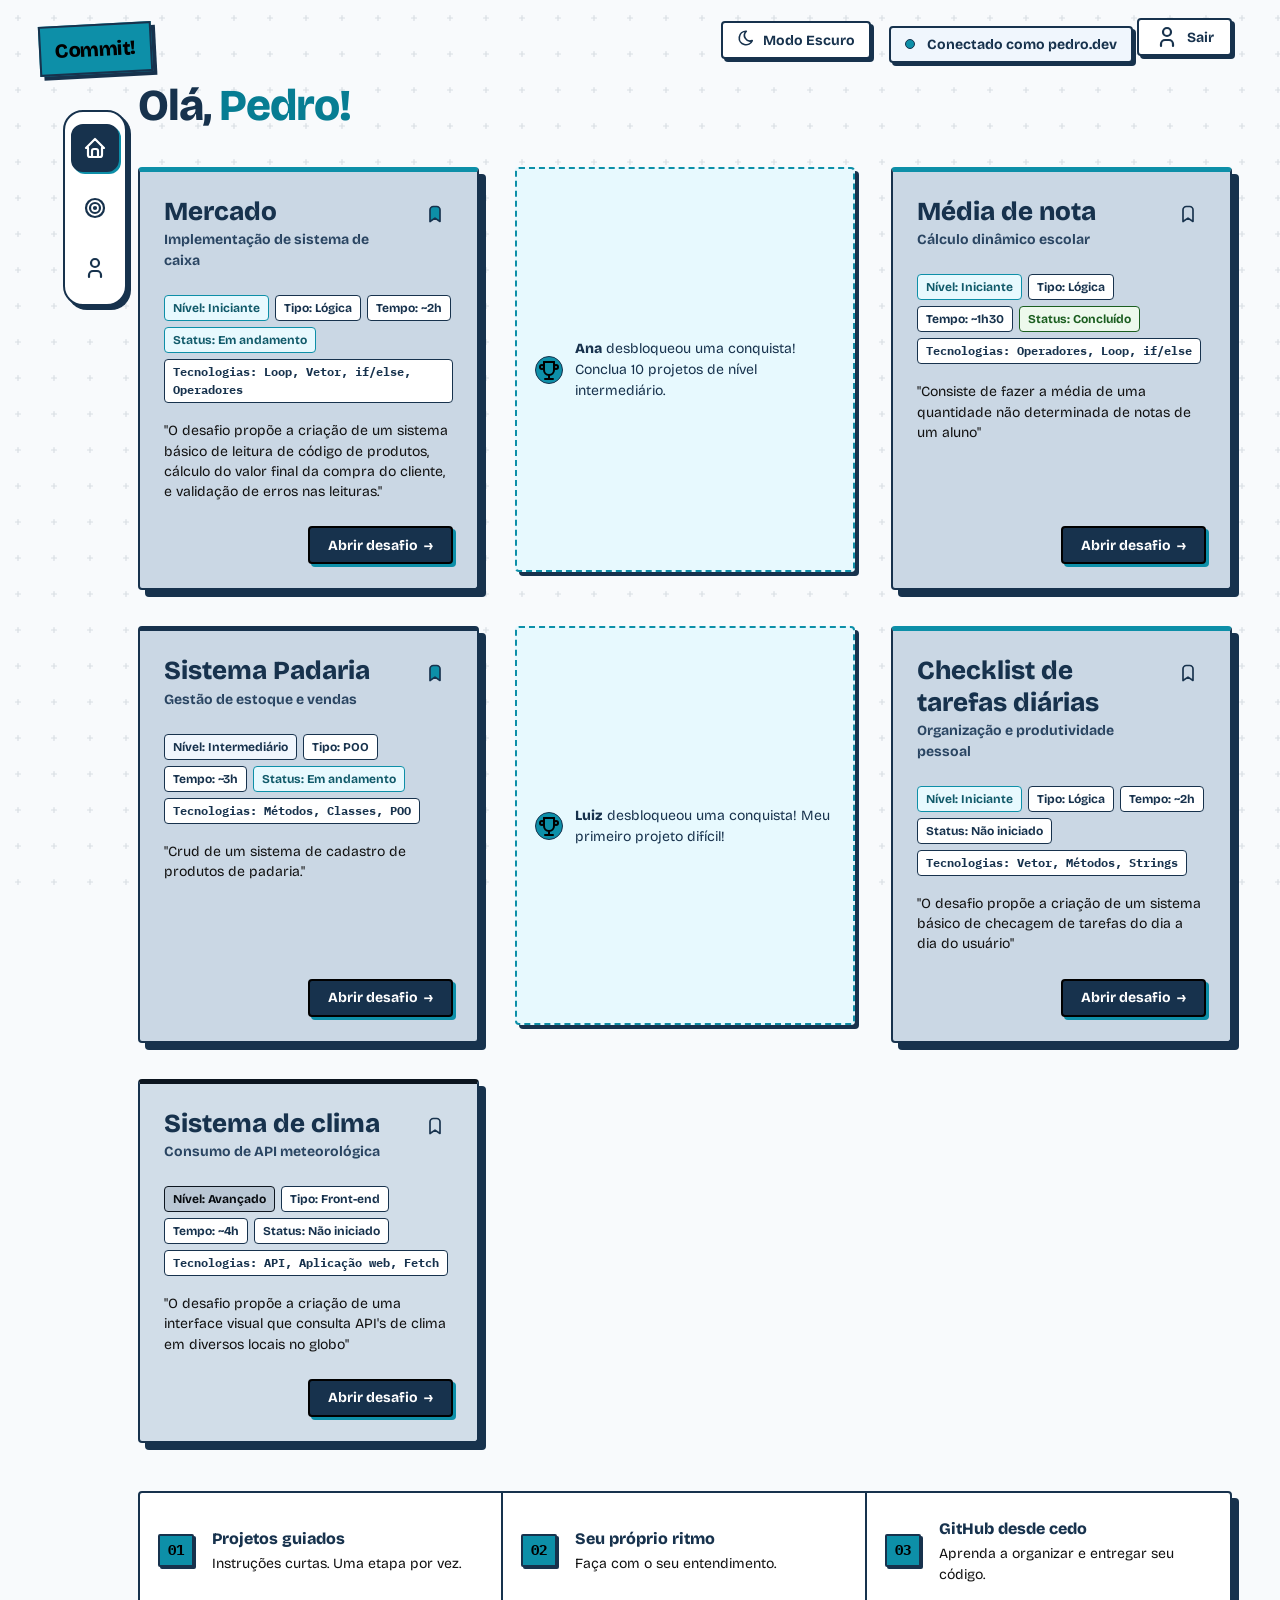
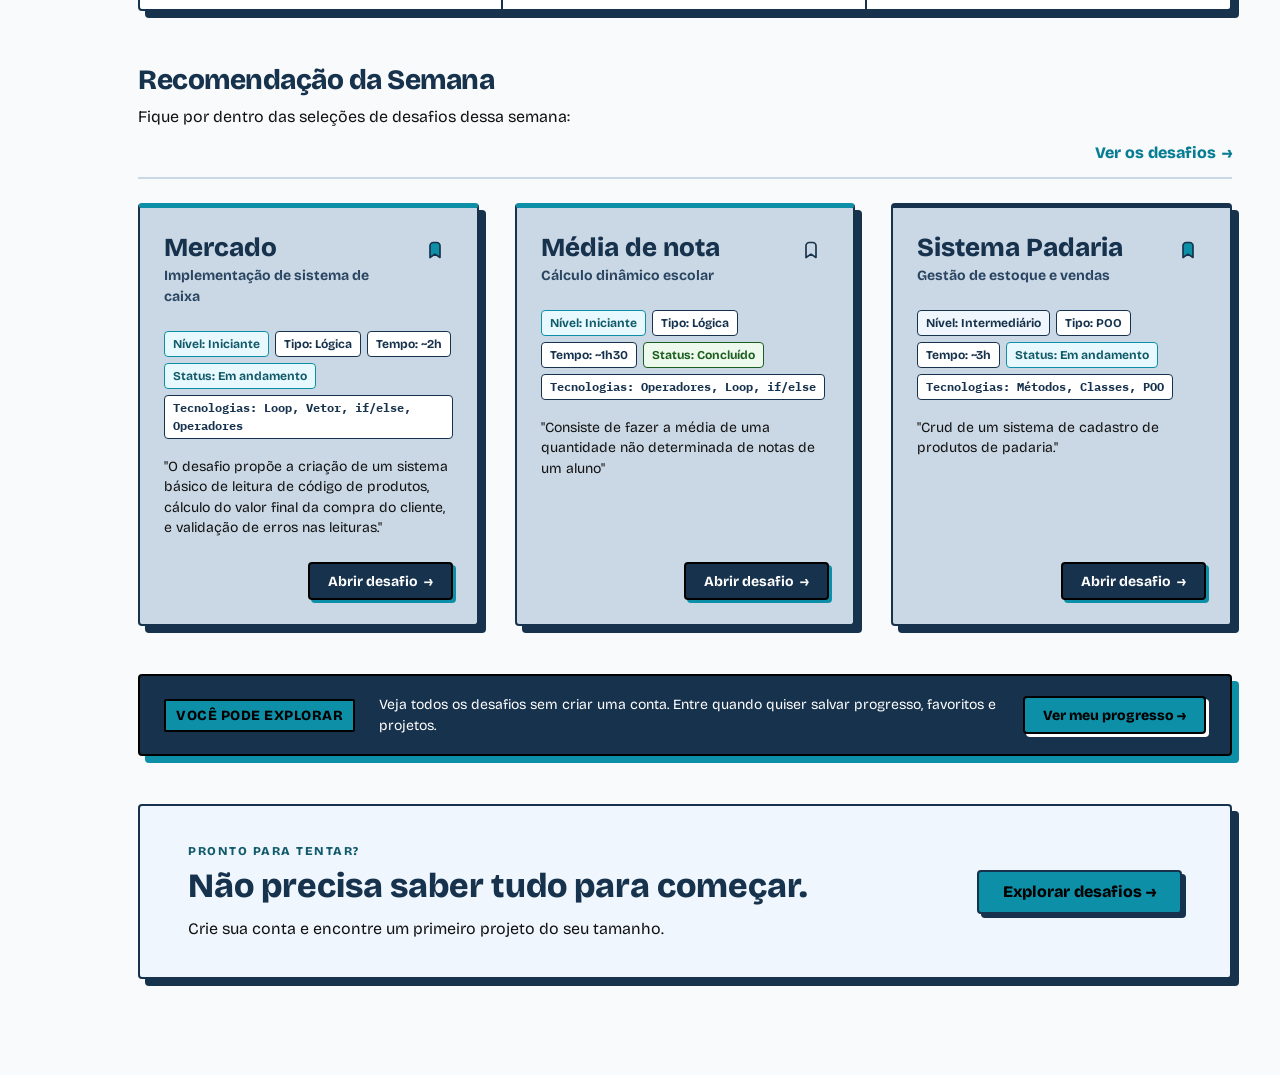
<file: index.html>
<!DOCTYPE html>
<html lang="pt-BR">
<head>
  <meta charset="UTF-8">
  <meta name="viewport" content="width=device-width, initial-scale=1.0">
  <title>Commit! — Aprenda Programação na Prática</title>
  <meta name="description" content="Plataforma educacional para estudantes de programação desenvolverem projetos práticos com instruções guiadas e entrega via GitHub.">
  
  <!-- Fontes Oficiais do Design System: Bricolage Grotesque e IBM Plex Mono -->
  <link rel="preconnect" href="https://fonts.googleapis.com">
  <link rel="preconnect" href="https://fonts.gstatic.com" crossorigin>
  <link href="https://fonts.googleapis.com/css2?family=Bricolage+Grotesque:opsz,wght@12..96,400;600;700;800&family=IBM+Plex+Mono:wght@400;500;600;700&display=swap" rel="stylesheet">
  
  <!-- Estilos Globais -->
  <link rel="stylesheet" href="css/style.css">
</head>
<body>

  <!-- Estrutura Principal da Aplicação -->
  <div class="app-layout">
    
    <!-- BARRA LATERAL FIXA / DOCK DE NAVEGAÇÃO -->
    <aside class="sidebar" aria-label="Navegação Principal">
      <div class="sidebar-content">
        <!-- Logo Tilted Oficial Commit! (Fundo Secondary #0D8FA8 com borda e sombra Primary #17324D) -->
        <div class="logo-badge" id="logo-btn" role="button" tabindex="0" title="Voltar para a página inicial" aria-label="Commit! Início">
          Commit!
        </div>

        <!-- Dock de Ícones (Figma) -->
        <nav class="nav-dock" aria-label="Menu rápido">
          <button class="nav-item active" id="nav-home" data-nav="home" data-tooltip="Início" aria-label="Início">
            <svg width="24" height="24" viewBox="0 0 24 24" fill="none" stroke="currentColor" stroke-width="2.2" stroke-linecap="round" stroke-linejoin="round">
              <path d="M5 12l-2 0l9 -9l9 9l-2 0"></path>
              <path d="M5 12v7a2 2 0 0 0 2 2h10a2 2 0 0 0 2 -2v-7"></path>
              <path d="M9 21v-6a2 2 0 0 1 2 -2h2a2 2 0 0 1 2 2v6"></path>
            </svg>
          </button>
          
<button class="nav-item" id="nav-catalog" data-nav="catalog" data-tooltip="Desafios" aria-label="Desafios">
              <svg width="24" height="24" viewBox="0 0 24 24" fill="none" stroke="currentColor" stroke-width="2.2" stroke-linecap="round" stroke-linejoin="round">
              <circle cx="12" cy="12" r="9"></circle>
              <circle cx="12" cy="12" r="5"></circle>
              <circle cx="12" cy="12" r="1"></circle>
            </svg>
          </button>

          <button class="nav-item" id="nav-profile" data-nav="profile" data-tooltip="Meu Perfil" aria-label="Meu Perfil">
            <svg width="24" height="24" viewBox="0 0 24 24" fill="none" stroke="currentColor" stroke-width="2.2" stroke-linecap="round" stroke-linejoin="round">
              <path d="M8 7a4 4 0 1 0 8 0a4 4 0 0 0 -8 0"></path>
              <path d="M6 21v-2a4 4 0 0 1 4 -4h4a4 4 0 0 1 4 4v2"></path>
            </svg>
          </button>
        </nav>
      </div>
    </aside>

    <!-- WRAPPER DE CONTEÚDO PRINCIPAL -->
    <div class="main-wrapper">
      
      <!-- BARRA SUPERIOR DE AUTENTICAÇÃO E SESSÃO -->
      <header class="top-user-bar">

        
          

        <div class="top-user-right-group">
          <!-- Botão de Alternância de Tema (Modo Claro / Modo Escuro) -->
          <button class="btn-theme-toggle" id="btn-theme-toggle" title="Alternar entre modo claro e modo escuro" aria-label="Alternar tema">
            <span id="theme-toggle-icon"></span>
            <span id="theme-toggle-text">Modo Escuro</span>
          </button>

          <div id="top-user-info">
            <!-- Renderizado dinamicamente via JavaScript -->
          </div>
        </div>
      </header>

      <!-- ÁREA DE PÁGINAS (SPA) -->
      <main class="page-container">

        <!-- ===================================================================
             1. TELA: HOME (Figma Home.png)
             =================================================================== -->
        <section class="view-panel active" id="view-home" aria-label="Tela Inicial">
          <h1 class="main-greeting" id="home-greeting">Olá, Usuário!</h1>

          <!-- Grid Principal de Desafios da Home com balões sociais -->
          <div class="cards-grid" id="home-cards-grid">
            <!-- Renderizado dinamicamente com os 5 cards e balões do Figma -->
          </div>

          <!-- Banner de 3 Colunas Didáticas (01, 02, 03 - Figma Home.png) -->
          <section class="feature-triad-banner" aria-label="Vantagens do Commit!">
            <div class="feature-col">
              <span class="feature-num">01</span>
              <div class="feature-text">
                <h3>Projetos guiados</h3>
                <p>Instruções curtas. Uma etapa por vez.</p>
              </div>
            </div>
            <div class="feature-col">
              <span class="feature-num">02</span>
              <div class="feature-text">
                <h3>Seu próprio ritmo</h3>
                <p>Faça com o seu entendimento.</p>
              </div>
            </div>
            <div class="feature-col">
              <span class="feature-num">03</span>
              <div class="feature-text">
                <h3>GitHub desde cedo</h3>
                <p>Aprenda a organizar e entregar seu código.</p>
              </div>
            </div>
          </section>

          <!-- Seção Recomendação da Semana -->
          <section class="section-recommendations" aria-label="Recomendações da semana">
            <div class="section-header">
              <div class="section-title-wrap">
                <h2>Recomendação da Semana</h2>
                <p class="section-subtitle">Fique por dentro das seleções de desafios dessa semana:</p>
              </div>
              <a href="javascript:void(0)" class="section-link" id="link-view-catalog">
                Ver os desafios <span>&rarr;</span>
              </a>
            </div>

            <div class="cards-grid" id="weekly-picks-grid">
              <!-- Renderizado dinamicamente -->
            </div>
          </section>

          <!-- Banner Informativo "VOCÊ PODE EXPLORAR" (Figma Home.png) -->
          <section class="explore-strip-banner" aria-label="Explorar plataforma">
            <span class="explore-tag">VOCÊ PODE EXPLORAR</span>
            <p class="explore-desc">Veja todos os desafios sem criar uma conta. Entre quando quiser salvar progresso, favoritos e projetos.</p>
            <button class="btn-strip-action" id="btn-explore-action">Criar conta &rarr;</button>
          </section>

          <!-- Banner CTA Inferior "PRONTO PARA TENTAR?" (Figma Home.png) -->
          <section class="bottom-cta-banner" aria-label="Chamada para ação">
            <div class="cta-content-left">
              <span class="cta-kicker">PRONTO PARA TENTAR?</span>
              <h2>Não precisa saber tudo para começar.</h2>
              <p>Crie sua conta e encontre um primeiro projeto do seu tamanho.</p>
            </div>
            <button class="btn-cta-action" id="btn-home-cta-action">
              Começar agora <span>&rarr;</span>
            </button>
          </section>
        </section>


        <!-- ===================================================================
             2. TELA: CATÁLOGO DE DESAFIOS (Figma Tela Desafios.png)
             =================================================================== -->
       <section class="view-panel" id="view-catalog" aria-label="Explorar desafios">
  <h1 class="main-greeting">Explorar desafios</h1>   <!-- ← adicione esta linha -->
  <!-- Barra de Pesquisa com Ícone (Figma) -->
  <div class="catalog-search-bar">
            <div class="search-input-box">
              <input type="text" id="catalog-search-input" placeholder="Ex.: ana.dev, loop, mercado, POO..." aria-label="Pesquisar desafios">
              <div class="search-icon-btn" title="Pesquisar">
                <svg width="20" height="20" viewBox="0 0 24 24" fill="none" stroke="currentColor" stroke-width="2.2" stroke-linecap="round" stroke-linejoin="round">
                  <path d="M10 10m-7 0a7 7 0 1 0 14 0a7 7 0 1 0 -14 0"></path>
                  <path d="M21 21l-6 -6"></path>
                </svg>
              </div>
            </div>
          </div>

          <!-- Controles de Filtro (Figma) -->
          <div class="filter-controls-row">
            <span class="btn-filter-trigger">
              Adicione um filtro +
            </span>

            <div class="filter-pills-wrap">
              <button class="filter-pill active" data-filter-group="level" data-value="Todos">Nível: Todos</button>
              <button class="filter-pill" data-filter-group="level" data-value="Iniciante">Iniciante</button>
              <button class="filter-pill" data-filter-group="level" data-value="Intermediário">Intermediário</button>
              <button class="filter-pill" data-filter-group="level" data-value="Avançado">Avançado</button>
              
              <button class="filter-pill active" data-filter-group="status" data-value="Todos">Status: Todos</button>
              <button class="filter-pill" data-filter-group="status" data-value="Em andamento">Em andamento</button>
              <button class="filter-pill" data-filter-group="status" data-value="Concluídos">Concluídos</button>
              <button class="filter-pill" data-filter-group="status" data-value="Favoritos">Favoritos</button>
            </div>

            <button class="btn-clear-filters" id="btn-clear-all-filters">Limpar filtros</button>
          </div>

          <!-- Grid Completo de Desafios -->
          <div class="cards-grid" id="catalog-cards-grid">
            <!-- Renderizado dinamicamente -->
          </div>

          <!-- Banner CTA Inferior do Catálogo -->
          <section class="bottom-cta-banner">
            <div class="cta-content-left">
              <span class="cta-kicker">PRONTO PARA TENTAR?</span>
              <h2>Não precisa saber tudo para começar.</h2>
              <p>Crie sua conta e encontre um primeiro projeto do seu tamanho.</p>
            </div>
            <button class="btn-cta-action" onclick="openAuthModal('register')">
              Começar agora <span>&rarr;</span>
            </button>
          </section>
        </section>


        <!-- ===================================================================
             3. TELA: DETALHES DO DESAFIO (Figma Tela Desafios.png)
             =================================================================== -->
        <section class="view-panel" id="view-challenge" aria-label="Visualização do Desafio">
          <!-- 1. Trilha de Navegação (Breadcrumbs) -->
          <nav class="challenge-breadcrumbs" aria-label="Navegação em trilha">
            <button type="button" class="breadcrumb-link" id="ch-breadcrumb-catalog">Desafios</button>
            <span class="breadcrumb-sep">&rarr;</span>
            <button type="button" class="breadcrumb-link" id="ch-breadcrumb-level">Iniciante</button>
            <span class="breadcrumb-sep">&rarr;</span>
            <span class="breadcrumb-current" id="ch-breadcrumb-title">Mercado</span>
          </nav>

          <!-- 2. Grid Hero (Card Ciano + Metadados e Conquista) -->
          <div class="challenge-hero-layout">
            <!-- Card Principal Ciano Neo-Brutalista -->
            <article class="challenge-hero-card" id="ch-hero-card">
              <div class="hero-top-row">
                <div class="hero-titles">
                  <h1 class="challenge-main-title" id="ch-hero-title">Mercado</h1>
                  <p class="challenge-main-subtitle" id="ch-hero-subtitle">Implementação de sistema de caixa</p>
                </div>
                <button class="btn-hero-bookmark" id="btn-hero-bookmark" title="Favoritar desafio" aria-label="Favoritar desafio">
                  <svg width="22" height="22" viewBox="0 0 24 24" fill="none" stroke="currentColor" stroke-width="2.2" stroke-linecap="round" stroke-linejoin="round">
                    <path d="M18 7v14l-6 -4l-6 4v-14a4 4 0 0 1 4 -4h4a4 4 0 0 1 4 4z"></path>
                  </svg>
                </button>
              </div>

              <!-- Tags de Dificuldade e Tecnologias -->
              <div class="hero-tags-row" id="ch-hero-tags">
                <!-- Injetado dinamicamente via JS -->
              </div>

              <!-- Citação Resumo do Desafio -->
              <blockquote class="hero-quote-box" id="ch-hero-quote">
                "O desafio propõe a criação de um sistema básico de leitura de código de produtos, cálculo do valor final da compra do cliente, e validação de erros nas leituras."
              </blockquote>

              <!-- Botões de Ação do Hero -->
              <div class="hero-actions-row">
                <button type="button" class="btn-hero-save" id="btn-hero-save">
                  <svg width="18" height="18" viewBox="0 0 24 24" fill="none" stroke="currentColor" stroke-width="2">
                    <path d="M18 7v14l-6 -4l-6 4v-14a4 4 0 0 1 4 -4h4a4 4 0 0 1 4 4z"></path>
                  </svg>
                  <span id="btn-hero-save-text">Salvar desafio</span>
                </button>
                <button type="button" class="btn-hero-start" id="btn-hero-start">
                  <span id="btn-hero-start-text">Começar desafio</span>
                  <span class="btn-arrow">&rarr;</span>
                </button>
              </div>
            </article>

            <!-- Coluna Lateral de Metadados e Conquista (2x2 + Card Conquista) -->
            <aside class="challenge-stats-sidebar" aria-label="Metadados do desafio">
              <div class="stats-2x2-grid">
               <div class="stat-mini-card">
  <span class="stat-mini-label">TEMPO ESTIMADO</span>
  <strong class="stat-mini-val" id="ch-stat-time">~2h</strong>
</div>
                <div class="stat-mini-card">
                  <span class="stat-mini-label">ETAPAS</span>
                  <strong class="stat-mini-val" id="ch-stat-steps">4</strong>
                </div>
                <div class="stat-mini-card">
                  <span class="stat-mini-label">LINGUAGEM</span>
                  <strong class="stat-mini-val" id="ch-stat-lang">Livre</strong>
                </div>
                <div class="stat-mini-card">
                  <span class="stat-mini-label">ENTREGA</span>
                  <strong class="stat-mini-val" id="ch-stat-delivery">GitHub</strong>
                </div>
              </div>

              <!-- Banner de Conquista Disponível -->
              <div class="ch-achievement-card" id="ch-achievement-banner">
                <div class="ch-ach-icon-wrap">
                  <svg width="22" height="22" viewBox="0 0 24 24" fill="none" stroke="currentColor" stroke-width="2">
                    <path d="M8 21l8 0"></path>
                    <path d="M12 17l0 4"></path>
                    <path d="M7 4l10 0"></path>
                    <path d="M17 4v8a5 5 0 0 1 -10 0v-8"></path>
                    <path d="M5 9m-2 0a2 2 0 1 0 4 0a2 2 0 1 0 -4 0"></path>
                    <path d="M19 9m-2 0a2 2 0 1 0 4 0a2 2 0 1 0 -4 0"></path>
                  </svg>
                </div>
                <div class="ch-ach-text-wrap">
                  <span class="ch-ach-kicker">Conquista disponível!</span>
                  <p class="ch-ach-desc">
                    Conclua este desafio e desbloqueie
                    <button type="button" class="ch-ach-link" id="ch-ach-link-title">Primeiro caixa</button>
                  </p>
                </div>
              </div>
            </aside>
          </div>

          <!-- 3. Seção: Especificações do Desafio (Figma) -->
          <section class="challenge-specs-section" aria-labelledby="specs-main-heading">
            <div class="section-title-wrap">
              <h2 class="specs-main-heading" id="specs-main-heading">Especificações do desafio</h2>
              <p class="specs-sub-heading">Tudo o que o seu programa precisa fazer pra ser considerado completo.</p>
            </div>

            <!-- Grid dos 6 Cards Coloridos do Figma -->
            <div class="specs-cards-grid">
              <!-- 1. Objetivo (Amarelo) -->
              <article class="spec-card card-yellow" id="spec-card-objective">
                <h3 class="spec-card-title">Objetivo</h3>
                <div class="spec-card-body" id="spec-body-objective"></div>
              </article>

              <!-- 2. Requisitos (Branco/Neutro) -->
              <article class="spec-card card-neutral" id="spec-card-requirements">
                <h3 class="spec-card-title">Requisitos</h3>
                <div class="spec-card-body" id="spec-body-requirements"></div>
              </article>

              <!-- 3. Catálogo de Exemplo (Ciano Suave / Tabela) -->
              <article class="spec-card card-cyan" id="spec-card-example">
                <h3 class="spec-card-title" id="spec-title-example">Catálogo de exemplo</h3>
                <div class="spec-card-body" id="spec-body-example"></div>
              </article>

              <!-- 4. Entrada & Saída (Terminal Preto) -->
              <article class="spec-card card-terminal" id="spec-card-terminal">
                <h3 class="spec-card-title">Entrada & saída</h3>
                <div class="spec-card-body" id="spec-body-terminal"></div>
              </article>

              <!-- 5. Validação de Erros (Coral / Salmão) -->
              <article class="spec-card card-red" id="spec-card-errors">
                <h3 class="spec-card-title">
                  <span>Validação de erros</span>
                  <span class="spec-counter-badge" id="spec-errors-badge"></span>
                </h3>
                <div class="spec-card-body" id="spec-body-errors"></div>
              </article>

              <!-- 6. Critérios de Aceite (Verde Menta) -->
              <article class="spec-card card-green" id="spec-card-acceptance">
                <h3 class="spec-card-title">
                  <span>Critérios de aceite</span>
                  <span class="spec-counter-badge" id="spec-acceptance-badge"></span>
                </h3>
                <div class="spec-card-body" id="spec-body-acceptance"></div>
              </article>
            </div>
          </section>

          <!-- 4. Seção: Etapas Guiadas (Figma) -->
          <section class="challenge-guided-section" aria-labelledby="guided-steps-heading">
            <div class="section-title-wrap">
              <h2 class="specs-main-heading" id="guided-steps-heading">Etapas guiadas</h2>
              <p class="specs-sub-heading">Uma etapa por vez, no seu ritmo.</p>
            </div>

            <div class="guided-steps-row" id="ch-guided-steps-container">
              <!-- Renderizado dinamicamente via JS -->
            </div>
          </section>

          <!-- 5. Seção Integrada: Entrega do Desafio com GitHub (Requisito 3.3) -->
          <section class="challenge-delivery-section" id="challenge-delivery-section" aria-label="Entrega do desafio com GitHub">
            <div class="delivery-card-inner">
              <div class="delivery-header">
                <div class="delivery-icon-title">
                  <svg width="24" height="24" viewBox="0 0 24 24" fill="none" stroke="currentColor" stroke-width="2" stroke-linecap="round" stroke-linejoin="round">
                    <path d="M9 19c-4.3 1.4 -4.3 -2.5 -6 -3m12 5v-3.5c0 -1 .1 -1.4 -.5 -2c2.8 -.3 5.5 -1.4 5.5 -6a4.6 4.6 0 0 0 -1.3 -3.2a4.2 4.2 0 0 0 -.1 -3.2s-1.1 -.3 -3.5 1.3a12.3 12.3 0 0 0 -6.2 0c-2.4 -1.6 -3.5 -1.3 -3.5 -1.3a4.2 4.2 0 0 0 -.1 3.2a4.6 4.6 0 0 0 -1.3 3.2c0 4.6 2.7 5.7 5.5 6c-.6 .6 -.6 1.2 -.5 2v3.5"></path>
                  </svg>
                  <div>
                    <h3>Entrega do desafio com GitHub</h3>
                    <p class="delivery-subtitle">Envie o link do repositório para validar o projeto e desbloquear suas conquistas.</p>
                  </div>
                </div>
                <div class="delivery-status-indicator" id="ch-delivery-status-indicator">
                  <!-- Status e progresso dinâmico -->
                </div>
              </div>

              <!-- Formulário e Links de Entrega -->
              <div class="delivery-content-body" id="ch-delivery-content-body">
                <!-- Renderizado dinamicamente via JS -->
              </div>
            </div>
          </section>

          <!-- 6. Banner CTA Inferior (Figma) -->
          <section class="challenge-bottom-cta-banner">
            <div class="ch-cta-content">
              <span class="ch-cta-kicker">PRONTO PARA TENTAR?</span>
              <h2 class="ch-cta-heading" id="ch-cta-heading">Bora passar umas compras no caixa.</h2>
              <p class="ch-cta-sub" id="ch-cta-sub">Salve seu progresso criando uma conta, ou explore sem login.</p>
            </div>
            <button type="button" class="btn-ch-cta-action" id="btn-ch-bottom-cta">
              <span id="btn-ch-bottom-cta-text">Começar agora</span>
              <span>&rarr;</span>
            </button>
          </section>

          <!-- Rodapé discreto oficial da tela (Figma) -->
          <footer class="challenge-screen-footer">
            <span class="footer-brand">@Commit!</span>
            <span class="footer-links">Política de Privacidade & Termos de Uso.</span>
          <span class="footer-links">
  <a href="privacidade.html" target="_blank" rel="noopener">Política de Privacidade</a>
  &amp;
  <a href="termos.html" target="_blank" rel="noopener">Termos de Uso</a>.
</span>
          </footer>
        </section>


        <!-- ===================================================================
             4. TELA: PERFIL DO USUÁRIO (Figma Desafios.png e Conquistas.png)
             =================================================================== -->
        <section class="view-panel" id="view-profile" aria-label="Perfil do Usuário">
          <!-- Card de Destaque do Perfil -->
          <div class="profile-hero-card" id="profile-hero-content">
            <!-- Renderizado dinamicamente via JS com arte gráfica do Figma -->
          </div>

          <!-- Abas de Navegação do Perfil (Figma) -->
          <div class="profile-tabs-nav" role="tablist">
            <button class="profile-tab-btn active" id="btn-tab-progress" role="tab" aria-selected="true">
              Desafios em andamento
            </button>
            <button class="profile-tab-btn" id="btn-tab-achievements" role="tab" aria-selected="false">
              Conquistas
            </button>
          </div>

          <!-- Conteúdo da Aba 1: Desafios em Andamento -->
          <div id="profile-tab-progress-content">
            <!-- Renderizado dinamicamente com barras de progresso XX% -->
          </div>

          <!-- Conteúdo da Aba 2: Conquistas (Conquistas.png) -->
          <div id="profile-tab-achievements-content" style="display: none;">
            <!-- Renderizado dinamicamente com lista de conquistas -->
          </div>
        </section>

      </main>
    </div>
  </div>




  <!-- =========================================================================
       MODAL 2: EDIÇÃO DE PERFIL DO USUÁRIO (3.4)
       ========================================================================= -->
  <div class="modal-overlay" id="modal-profile-edit" role="dialog" aria-modal="true" aria-labelledby="modal-edit-title">
    <div class="modal-dialog" style="max-width: 560px;">
      <header class="modal-header">
        <h3 id="modal-edit-title">Editar Perfil</h3>
        <button class="btn-modal-close" data-close-modal title="Fechar janela" aria-label="Fechar">
          <svg width="20" height="20" viewBox="0 0 24 24" fill="none" stroke="currentColor" stroke-width="2.5" stroke-linecap="round" stroke-linejoin="round">
            <path d="M18 6l-12 12"></path>
            <path d="M6 6l12 12"></path>
          </svg>
        </button>
      </header>

      <form id="form-profile-edit">
        <div class="modal-body">
          <div id="profile-edit-error" class="field-error-msg" style="display: none; margin-bottom: 12px;"></div>

          <div class="form-group">
            <label class="form-label" for="edit-profile-name">Nome Completo</label>
            <input type="text" id="edit-profile-name" class="form-control" required placeholder="Ex.: Lucas Oliveira">
          </div>

          <div class="form-group">
            <label class="form-label" for="edit-profile-username">Nome de Usuário (identificador)</label>
            <input type="text" id="edit-profile-username" class="form-control" required placeholder="Ex.: lucas.dev">
          </div>

          <div class="form-group">
            <label class="form-label" for="edit-profile-tag">Tag de Especialidade / Foco</label>
            <input type="text" id="edit-profile-tag" class="form-control" placeholder="Ex.: Frontend, Iniciante, Lógica">
          </div>

          <div class="form-group">
            <label class="form-label" for="edit-profile-email">E-mail</label>
            <input type="email" id="edit-profile-email" class="form-control" placeholder="Ex.: lucas@commit.edu">
          </div>

          <div class="form-group">
            <label class="form-label" for="edit-profile-bio">Apresentação / Bio</label>
            <textarea id="edit-profile-bio" class="form-control" rows="3" placeholder="Compartilhe seus objetivos e o que está aprendendo..."></textarea>
          </div>
        </div>

        <footer class="modal-footer">
          <button type="button" class="btn-outline" data-close-modal>Cancelar</button>
          <button type="submit" class="btn-primary">Salvar alterações</button>
        </footer>
      </form>
    </div>
  </div>


  <!-- =========================================================================
       MODAL 3: CADASTRO E LOGIN LOCAL (3.1)
       ========================================================================= -->
  <div class="modal-overlay" id="modal-auth" role="dialog" aria-modal="true" aria-labelledby="modal-auth-title">
    <div class="modal-dialog" style="max-width: 520px;">
      <header class="modal-header">
        <div style="display: flex; gap: 8px;">
          <button class="profile-tab-btn active" id="btn-auth-tab-login" style="height: 40px; padding: 0 16px;">Fazer Login</button>
          <button class="profile-tab-btn" id="btn-auth-tab-register" style="height: 40px; padding: 0 16px;">Criar Conta</button>
        </div>
        <button class="btn-modal-close" data-close-modal title="Fechar janela" aria-label="Fechar">
          <svg width="20" height="20" viewBox="0 0 24 24" fill="none" stroke="currentColor" stroke-width="2.5" stroke-linecap="round" stroke-linejoin="round">
            <path d="M18 6l-12 12"></path>
            <path d="M6 6l12 12"></path>
          </svg>
        </button>
      </header>

      <div class="modal-body">
        <div id="auth-error-msg" class="field-error-msg" style="display: none; margin-bottom: 16px;"></div>

        <!-- FORMULÁRIO DE LOGIN -->
               <form id="form-auth-login">
          <p style="font-size: var(--text-small); color: var(--color-primary-500); font-weight: 600; margin-bottom: 16px;">
            Acesse seus desafios em andamento, conquistas e repositórios entregues.
          </p>

          <div class="form-group">
            <label class="form-label" for="login-username">Nome de Usuário ou E-mail</label>
            <input type="text" id="login-username" class="form-control" required placeholder="Ex.: pedro.dev ou ana.dev">
          </div>

          <div class="form-group">
            <label class="form-label" for="login-password">Senha</label>
            <div class="password-field">
              <input type="password" id="login-password" class="form-control" required placeholder="Digite sua senha">
              <button type="button" class="btn-toggle-password" data-toggle-password="login-password" aria-label="Mostrar senha por 3 segundos">Mostrar</button>
            </div>
          </div>

          <!-- Botão Entrar logo abaixo da senha -->
          <button type="submit" class="btn-primary" style="width: 100%;">Entrar &rarr;</button>

          <!-- Dica didática de teste rápido (agora abaixo do botão) -->
          <div style="background-color: var(--color-secondary-100); border: 2px dashed var(--color-secondary); border-radius: 4px; padding: 12px; margin-top: 16px; font-size: 13px;">
            <strong style="color: var(--color-primary);">Dica de teste rápido para avaliação:</strong>
            <div style="display: flex; gap: 8px; margin-top: 8px;">
              <button type="button" class="btn-outline btn-sm" id="btn-quick-pedro">Usar pedro.dev</button>
              <button type="button" class="btn-outline btn-sm" id="btn-quick-ana">Usar ana.dev</button>
            </div>
            <p style="font-size: 11px; margin-top: 6px; color: var(--color-primary-500); font-weight: 700;">(Senha padrão para ambos: <strong>123</strong>)</p>
          </div>
        </form>

        <!-- FORMULÁRIO DE CADASTRO -->
        <form id="form-auth-register" style="display: none;">
          <p style="font-size: var(--text-small); color: var(--color-primary-500); font-weight: 600; margin-bottom: 16px;">
            Crie sua conta para acompanhar seu progresso e salvar seus projetos.
          </p>

          <div class="form-group">
            <label class="form-label" for="reg-name">Nome Completo</label>
            <input type="text" id="reg-name" class="form-control" required placeholder="Ex.: Mariana Fernandes">
          </div>

          <div class="form-group">
            <label class="form-label" for="reg-username">Nome de Usuário (identificador)</label>
            <input type="text" id="reg-username" class="form-control" required placeholder="Ex.: mari.dev">
          </div>

          <div class="form-group">
            <label class="form-label" for="reg-email">E-mail</label>
            <input type="email" id="reg-email" class="form-control" required placeholder="mariana@exemplo.com">
          </div>

          <div class="form-group">
  <label class="form-label" for="reg-password">Senha de Acesso</label>
  <div class="password-field">
    <input type="password" id="reg-password" class="form-control" required placeholder="Crie uma senha simples">
    <button type="button" class="btn-toggle-password" data-toggle-password="reg-password" aria-label="Mostrar senha por 3 segundos">Mostrar</button>
  </div>
</div>

          <div class="form-group">
            <label class="form-label" for="reg-tag">Sua Tag Inicial</label>
            <input type="text" id="reg-tag" class="form-control" placeholder="Ex.: Iniciante, Estudante, Frontend">
          </div>

          <div class="form-group">
            <label class="form-label" for="reg-bio">Bio Curta</label>
            <textarea id="reg-bio" class="form-control" rows="2" placeholder="O que você está estudando atualmente?"></textarea>
          </div>

          <button type="submit" class="btn-secondary" style="width: 100%;">Criar minha conta &rarr;</button>
        </form>


        <!-- LOGIN SOCIAL (Google / GitHub) -->
        <div class="social-auth-block">
          <div class="social-auth-divider"><span>ou continue com</span></div>
          <button type="button" class="btn-social btn-social-google" id="btn-auth-google">
            <svg width="20" height="20" viewBox="0 0 48 48" aria-hidden="true">
              <path fill="#EA4335" d="M24 9.5c3.54 0 6.71 1.22 9.21 3.6l6.85-6.85C35.9 2.38 30.47 0 24 0 14.62 0 6.51 5.38 2.56 13.22l7.98 6.19C12.43 13.72 17.74 9.5 24 9.5z"/>
              <path fill="#4285F4" d="M46.98 24.55c0-1.57-.15-3.09-.38-4.55H24v9.02h12.94c-.58 2.96-2.26 5.48-4.78 7.18l7.73 6c4.51-4.18 7.09-10.36 7.09-17.65z"/>
              <path fill="#FBBC05" d="M10.53 28.59c-.48-1.45-.76-2.99-.76-4.59s.27-3.14.76-4.59l-7.98-6.19C.92 16.46 0 20.12 0 24c0 3.88.92 7.54 2.56 10.78l7.97-6.19z"/>
              <path fill="#34A853" d="M24 48c6.48 0 11.93-2.13 15.89-5.81l-7.73-6c-2.15 1.45-4.92 2.3-8.16 2.3-6.26 0-11.57-4.22-13.47-9.91l-7.98 6.19C6.51 42.62 14.62 48 24 48z"/>
            </svg>
            <span>Continuar com Google</span>
          </button>
          <button type="button" class="btn-social btn-social-github" id="btn-auth-github">
            <svg width="20" height="20" viewBox="0 0 24 24" fill="none" stroke="currentColor" stroke-width="2" stroke-linecap="round" stroke-linejoin="round" aria-hidden="true">
              <path d="M9 19c-4.3 1.4 -4.3 -2.5 -6 -3m12 5v-3.5c0 -1 .1 -1.4 -.5 -2c2.8 -.3 5.5 -1.4 5.5 -6a4.6 4.6 0 0 0 -1.3 -3.2a4.2 4.2 0 0 0 -.1 -3.2s-1.1 -.3 -3.5 1.3a12.3 12.3 0 0 0 -6.2 0c-2.4 -1.6 -3.5 -1.3 -3.5 -1.3a4.2 4.2 0 0 0 -.1 3.2a4.6 4.6 0 0 0 -1.3 3.2c0 4.6 2.7 5.7 5.5 6c-.6 .6 -.6 1.2 -.5 2v3.5"></path>
            </svg>
            <span>Continuar com GitHub</span>
          </button>
          <button type="button" class="btn-social btn-social-linkedin" id="btn-auth-linkedin">
  <svg width="20" height="20" viewBox="0 0 24 24" fill="none" stroke="currentColor" stroke-width="2" stroke-linecap="round" stroke-linejoin="round" aria-hidden="true">
  <!--!Font Awesome Free v7.3.1 by @fontawesome - https://fontawesome.com License - https://fontawesome.com/license/free Copyright 2026 Fonticons, Inc.--><path d="M512 96L127.9 96C110.3 96 96 110.5 96 128.3L96 511.7C96 529.5 110.3 544 127.9 544L512 544C529.6 544 544 529.5 544 511.7L544 128.3C544 110.5 529.6 96 512 96zM231.4 480L165 480L165 266.2L231.5 266.2L231.5 480L231.4 480zM198.2 160C219.5 160 236.7 177.2 236.7 198.5C236.7 219.8 219.5 237 198.2 237C176.9 237 159.7 219.8 159.7 198.5C159.7 177.2 176.9 160 198.2 160zM480.3 480L413.9 480L413.9 376C413.9 351.2 413.4 319.3 379.4 319.3C344.8 319.3 339.5 346.3 339.5 374.2L339.5 480L273.1 480L273.1 266.2L336.8 266.2L336.8 295.4L337.7 295.4C346.6 278.6 368.3 260.9 400.6 260.9C467.8 260.9 480.3 305.2 480.3 362.8L480.3 480z"/>
  </svg>
  <span>Continuar com LinkedIn</span>
</button>

        </div>
        <p class="legal-notice">
          Ao continuar, você concorda com os
          <a href="termos.html" target="_blank" rel="noopener">Termos de Uso</a>
          e a
          <a href="privacidade.html" target="_blank" rel="noopener">Política de Privacidade</a>.
        </p>
      </div>
    </div>
  </div>

  <!-- CONTAINER DE TOASTS E NOTIFICAÇÕES -->
  <div class="toast-container" id="toast-container" aria-live="polite"></div>

  <!-- Scripts da Aplicação -->
  <!-- Google Identity Services (login com Google) -->
  <script src="https://accounts.google.com/gsi/client" async defer></script>
  <script src="js/app.js"></script>
</body>
</html>
</file>
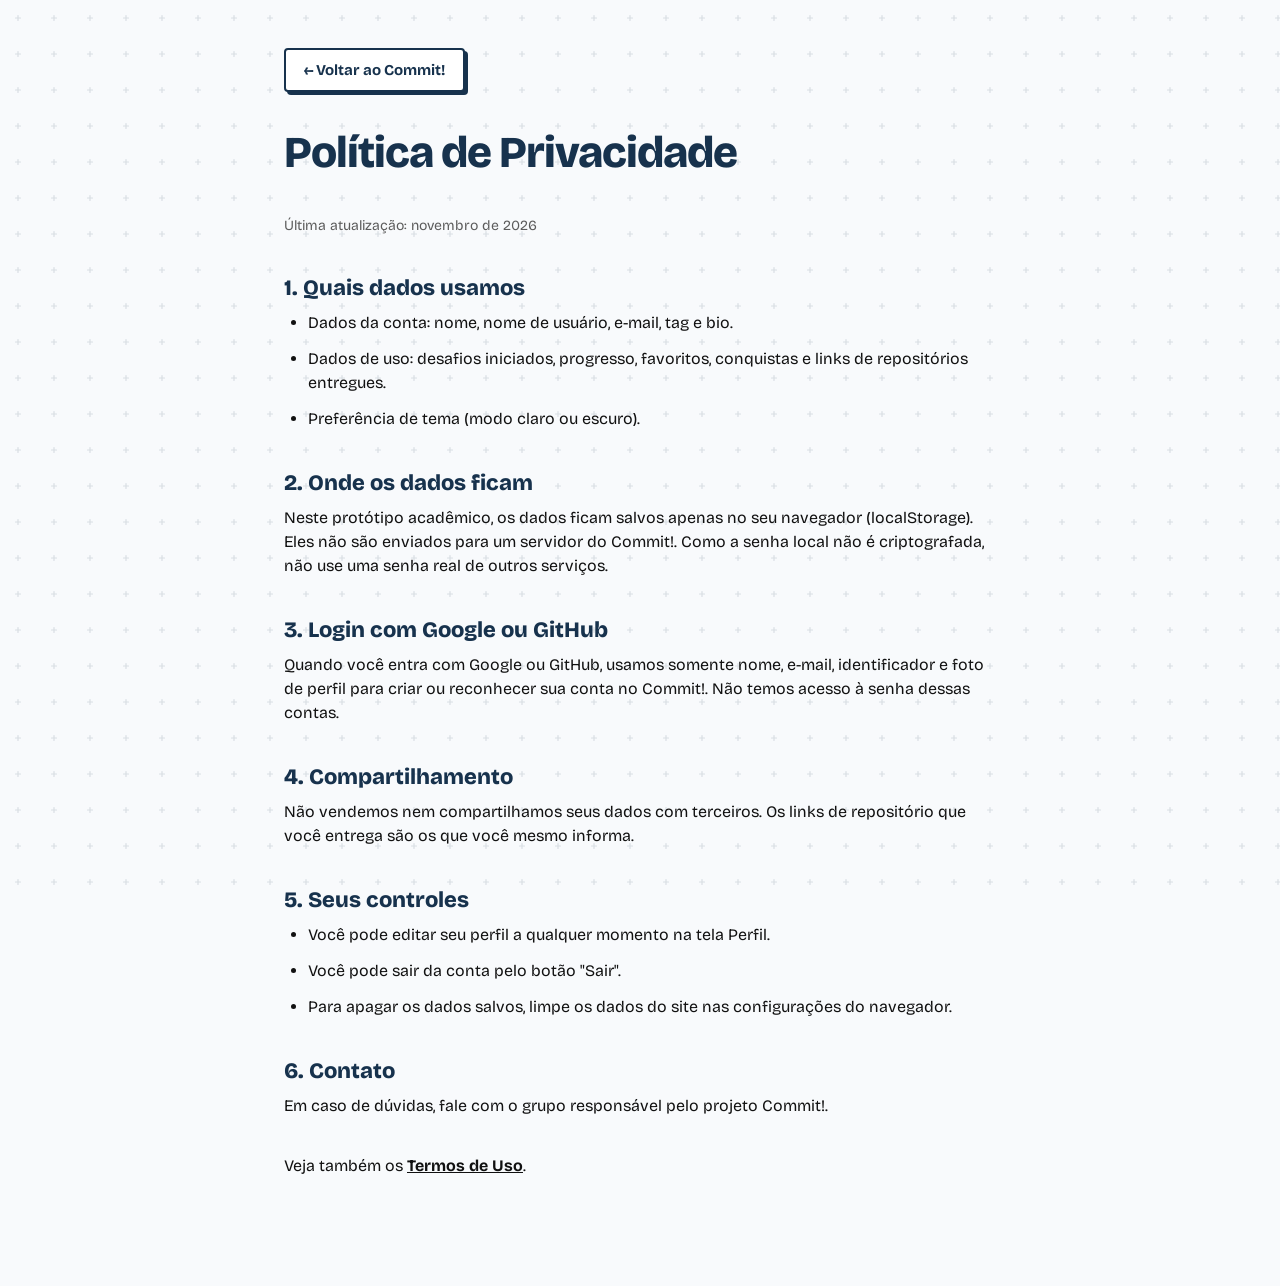
<file: privacidade.html>
<!DOCTYPE html>
<html lang="pt-BR">
<head>
  <meta charset="UTF-8">
  <meta name="viewport" content="width=device-width, initial-scale=1.0">
  <title>Política de Privacidade — Commit!</title>

  <link rel="preconnect" href="https://fonts.googleapis.com">
  <link rel="preconnect" href="https://fonts.gstatic.com" crossorigin>
  <link href="https://fonts.googleapis.com/css2?family=Bricolage+Grotesque:opsz,wght@12..96,400;600;700;800&family=IBM+Plex+Mono:wght@400;500;600;700&display=swap" rel="stylesheet">
  <link rel="stylesheet" href="css/style.css">

  <style>
    body { display: block; }
    .legal-page { max-width: 760px; margin: 0 auto; padding: var(--space-6) var(--space-4) var(--space-8); }
    .legal-page h2 { font-family: var(--font-heading); font-size: 22px; font-weight: 800; color: var(--color-primary); margin: var(--space-5) 0 var(--space-1); }
    .legal-page p, .legal-page li { margin-bottom: var(--space-2); }
    .legal-page ul { padding-left: var(--space-4); }
    .legal-updated { color: var(--color-text-muted); font-size: var(--text-small); margin-bottom: var(--space-4); }
    [data-theme="dark"] .legal-page h2 { color: #FFFFFF; }
  </style>

  <script>
    document.documentElement.setAttribute("data-theme", localStorage.getItem("commit_theme") || "light");
  </script>
</head>
<body>
  <main class="legal-page">
    <a class="btn-outline" href="index.html">&larr; Voltar ao Commit!</a>

    <h1 class="main-greeting" style="margin-top: 36px;">Política de Privacidade</h1>
    <p class="legal-updated">Última atualização: novembro de 2026</p>

    <h2>1. Quais dados usamos</h2>
    <ul>
      <li>Dados da conta: nome, nome de usuário, e-mail, tag e bio.</li>
      <li>Dados de uso: desafios iniciados, progresso, favoritos, conquistas e links de repositórios entregues.</li>
      <li>Preferência de tema (modo claro ou escuro).</li>
    </ul>

    <h2>2. Onde os dados ficam</h2>
    <p>Neste protótipo acadêmico, os dados ficam salvos apenas no seu navegador (localStorage). Eles não são enviados para um servidor do Commit!. Como a senha local não é criptografada, não use uma senha real de outros serviços.</p>

    <h2>3. Login com Google ou GitHub</h2>
    <p>Quando você entra com Google ou GitHub, usamos somente nome, e-mail, identificador e foto de perfil para criar ou reconhecer sua conta no Commit!. Não temos acesso à senha dessas contas.</p>

    <h2>4. Compartilhamento</h2>
    <p>Não vendemos nem compartilhamos seus dados com terceiros. Os links de repositório que você entrega são os que você mesmo informa.</p>

    <h2>5. Seus controles</h2>
    <ul>
      <li>Você pode editar seu perfil a qualquer momento na tela Perfil.</li>
      <li>Você pode sair da conta pelo botão "Sair".</li>
      <li>Para apagar os dados salvos, limpe os dados do site nas configurações do navegador.</li>
    </ul>

    <h2>6. Contato</h2>
    <p>Em caso de dúvidas, fale com o grupo responsável pelo projeto Commit!.</p>

    <p style="margin-top: 36px;">Veja também os <a href="termos.html" style="text-decoration: underline; font-weight: 700;">Termos de Uso</a>.</p>
  </main>
</body>
</html>
</file>
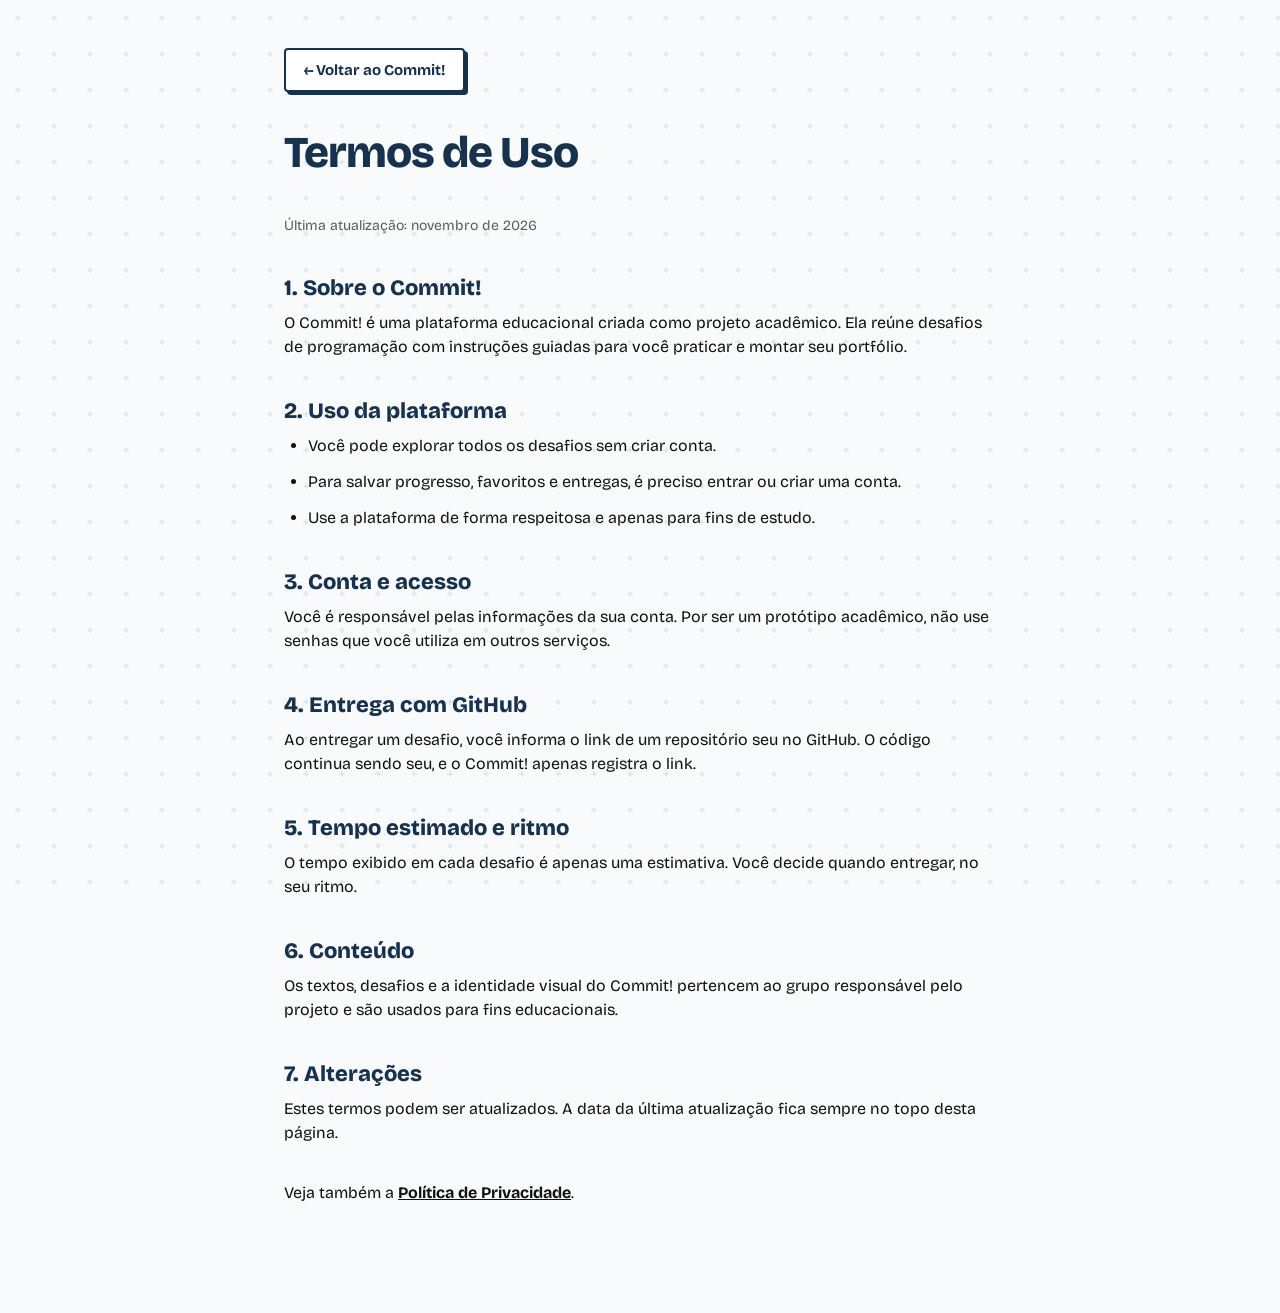
<file: termos.html>
<!DOCTYPE html>
<html lang="pt-BR">
<head>
  <meta charset="UTF-8">
  <meta name="viewport" content="width=device-width, initial-scale=1.0">
  <title>Termos de Uso — Commit!</title>

  <link rel="preconnect" href="https://fonts.googleapis.com">
  <link rel="preconnect" href="https://fonts.gstatic.com" crossorigin>
  <link href="https://fonts.googleapis.com/css2?family=Bricolage+Grotesque:opsz,wght@12..96,400;600;700;800&family=IBM+Plex+Mono:wght@400;500;600;700&display=swap" rel="stylesheet">
  <link rel="stylesheet" href="css/style.css">

  <style>
    body { display: block; }
    .legal-page { max-width: 760px; margin: 0 auto; padding: var(--space-6) var(--space-4) var(--space-8); }
    .legal-page h2 { font-family: var(--font-heading); font-size: 22px; font-weight: 800; color: var(--color-primary); margin: var(--space-5) 0 var(--space-1); }
    .legal-page p, .legal-page li { margin-bottom: var(--space-2); }
    .legal-page ul { padding-left: var(--space-4); }
    .legal-updated { color: var(--color-text-muted); font-size: var(--text-small); margin-bottom: var(--space-4); }
    [data-theme="dark"] .legal-page h2 { color: #FFFFFF; }
  </style>

  <script>
    document.documentElement.setAttribute("data-theme", localStorage.getItem("commit_theme") || "light");
  </script>
</head>
<body>
  <main class="legal-page">
    <a class="btn-outline" href="index.html">&larr; Voltar ao Commit!</a>

    <h1 class="main-greeting" style="margin-top: 36px;">Termos de Uso</h1>
    <p class="legal-updated">Última atualização: novembro de 2026</p>

    <h2>1. Sobre o Commit!</h2>
    <p>O Commit! é uma plataforma educacional criada como projeto acadêmico. Ela reúne desafios de programação com instruções guiadas para você praticar e montar seu portfólio.</p>

    <h2>2. Uso da plataforma</h2>
    <ul>
      <li>Você pode explorar todos os desafios sem criar conta.</li>
      <li>Para salvar progresso, favoritos e entregas, é preciso entrar ou criar uma conta.</li>
      <li>Use a plataforma de forma respeitosa e apenas para fins de estudo.</li>
    </ul>

    <h2>3. Conta e acesso</h2>
    <p>Você é responsável pelas informações da sua conta. Por ser um protótipo acadêmico, não use senhas que você utiliza em outros serviços.</p>

    <h2>4. Entrega com GitHub</h2>
    <p>Ao entregar um desafio, você informa o link de um repositório seu no GitHub. O código continua sendo seu, e o Commit! apenas registra o link.</p>

    <h2>5. Tempo estimado e ritmo</h2>
    <p>O tempo exibido em cada desafio é apenas uma estimativa. Você decide quando entregar, no seu ritmo.</p>

    <h2>6. Conteúdo</h2>
    <p>Os textos, desafios e a identidade visual do Commit! pertencem ao grupo responsável pelo projeto e são usados para fins educacionais.</p>

    <h2>7. Alterações</h2>
    <p>Estes termos podem ser atualizados. A data da última atualização fica sempre no topo desta página.</p>

    <p style="margin-top: 36px;">Veja também a <a href="privacidade.html" style="text-decoration: underline; font-weight: 700;">Política de Privacidade</a>.</p>
  </main>
</body>
</html>
</file>
<file: css/style.css>
/* ==========================================================================
   COMMIT! — Design System & Stylesheet (v3.2 — Suporte a Modo Escuro)
   Equipe: Grupo 3 - 2026.2
   Estilo: Moderno, Leve, Didático, Profissional
   Paleta Oficial: Primary (#17324D), Secondary (#0D8FA8), Surface (#CAD7E4),
                   Background (#F8FAFC), Error (#A61B1B), Success (#1B5E20)
   Modo Escuro Oficial (PDF IHC v3.0 Pág. 4):
     0 · Fundo: #020508 (base da tela)
     1 · Superfície: #050a0f (cartões, painéis)
     2 · Elevada: #12161b (menus, destaques)
     3 · Sobreposta: #191e22 (diálogos, modais)
     4 · Flutuante: #212529 (popovers, dicas)
   ========================================================================== */

/* 1. TOKENS DO DESIGN SYSTEM (MODO CLARO — PADRÃO) */
:root {
  /* CORES PRINCIPAIS OFICIAIS */
  --color-primary: #17324D;          /* Azul-marinho institucional */
  --color-secondary: #0D8FA8;        /* Azul-petróleo / ciano vibrante */
  --color-background: #F8FAFC;       /* Fundo claro da aplicação */
  --color-surface: #CAD7E4;          /* Superfície azulada suave */
  --color-surface-2: #CAD7E4;
  --color-surface-3: #CAD7E4;
  --color-surface-4: #CAD7E4;
  --color-error: #A61B1B;            /* Vermelho de erro / alerta */
  --color-success: #1B5E20;          /* Verde de sucesso / confirmação */
  --color-text: #111111;             /* Texto principal escuro */
  --color-text-muted: #5c5c5c;       /* Texto secundário / atenuado */
  --color-on-primary: #FFFFFF;       /* Texto e ícones sobre cor primária */
  --color-border: rgba(0, 0, 0, 0.14);
  --color-border-strong: #17324D;     /* Bordas destacadas na cor primária */
  --color-primary-text: #17324D;
  --color-focus: #0D8FA8;
  --color-primary-hover: #07233d;
  --color-primary-active: #00142d;
  --color-disabled-bg: #E0E0E0;
  --color-disabled-text: #757575;

  /* ESCALA PRIMÁRIA */
  --color-primary-100: #f0f6fd;
  --color-primary-200: #bac7d4;
  --color-primary-300: #869aaf;
  --color-primary-400: #556e8a;
  --color-primary-500: #2a4562;
  --color-primary-600: #17324D;
  --color-primary-700: #102032;
  --color-primary-800: #0c151f;
  --color-primary-900: #070b0f;
  --color-primary-1000: #030304;

  /* ESCALA SECUNDÁRIA */
  --color-secondary-100: #e7f9fe;
  --color-secondary-200: #bde1eb;
  --color-secondary-300: #8ccbdc;
  --color-secondary-400: #58b4cb;
  --color-secondary-500: #0D8FA8;
  --color-secondary-600: #077d93;
  --color-secondary-700: #115a6a;
  --color-secondary-800: #153942;
  --color-secondary-900: #0c1b1f;
  --color-secondary-1000: #020405;

  /* ESCALA ERRO / ALERTA */
  --color-error-100: #ffede9;
  --color-error-200: #fac0b8;
  --color-error-300: #ec9085;
  --color-error-400: #d95f55;
  --color-error-500: #b9312c;
  --color-error-600: #A61B1B;
  --color-error-700: #6a1513;

  /* ESCALA SUCESSO */
  --color-success-100: #edf9ec;
  --color-success-200: #bcd6bb;
  --color-success-300: #8ab489;
  --color-success-400: #59925a;
  --color-success-500: #2f7031;
  --color-success-600: #1B5E20;

  /* TIPOGRAFIA */
  --font-heading: 'Bricolage Grotesque', system-ui, -apple-system, sans-serif;
  --font-body: 'Bricolage Grotesque', system-ui, -apple-system, sans-serif;
  --font-mono: 'IBM Plex Mono', ui-monospace, SFMono-Regular, Consolas, monospace;
  
  --text-display: 48px;
  --text-h1: 36px;
  --text-h2: 28px;
  --text-h3: 20px;
  --text-body: 16px;
  --text-small: 14px;
  --text-caption: 12px;
  
  --line-height-body: 1.5;
  --line-height-heading: 1.2;
  
  --font-weight-400: 400;
  --font-weight-700: 700;
  --font-weight-800: 800;

  /* ESPAÇAMENTO */
  --space-1: 6px;
  --space-2: 12px;
  --space-3: 18px;
  --space-4: 24px;
  --space-5: 36px;
  --space-6: 48px;
  --space-7: 72px;
  --space-8: 96px;
  --space-base: 24px;

  /* FORMA */
  --radius-sm: 2px;
  --radius-md: 4px;
  --radius-lg: 6px;
  --radius-control: 4px;

  /* ELEVAÇÃO NEO-BRUTALISTA */
  --shadow-sm: 4px 4px 0 var(--color-primary);
  --shadow-md: 7px 7px 0 var(--color-primary);
  --shadow-lg: 10px 10px 0 var(--color-primary);
  --shadow-cyan: 5px 5px 0 var(--color-secondary);

  /* CONTROLES */
  --button-height: 44px;
  --button-padding-x: 18px;
  --button-font-size: 15px;
  --button-radius: 4px;
  --input-height: 44px;
  --input-radius: 4px;
  --target-min: 44px;
  --focus-ring: 3px solid var(--color-secondary);
  --focus-offset: 2px;
  --duration-fast: 150ms;
  --duration-base: 250ms;
  --easing: cubic-bezier(.2, 0, 0, 1);
}

/* ==========================================================================
   2. TOKENS E REGRAS DO MODO ESCURO (PDF IHC v3.0 Pág. 4)
   ========================================================================== */
[data-theme="dark"] {
  --color-background: #020508;       /* 0 · Fundo base da tela */
  --color-surface: #0a131e;          /* 1 · Superfície base com leve azulado */
  --color-surface-2: #12161b;        /* 2 · Elevada: cartões, menus, destaques (+5% branco) */
  --color-surface-3: #191e22;        /* 3 · Sobreposta: diálogos, painéis, modais (+8% branco) */
  --color-surface-4: #212529;        /* 4 · Flutuante: popovers, dicas (+11% branco) */
  
  --color-text: #F1F5F9;             /* Texto principal em alto contraste */
  --color-text-muted: #94A3B8;       /* Texto secundário */
  --color-on-primary: #FFFFFF;
  --color-border: rgba(255, 255, 255, 0.16);
  --color-border-strong: #0D8FA8;    /* Bordas destacadas em ciano da marca */
  
  --color-primary-100: #0a1b2a;
  --color-primary-200: #12283d;
  --color-primary-300: #1d3a58;
  --color-primary-hover: #122c45;
  
  --color-secondary-100: #07222b;
  --color-secondary-200: #0c3645;
  
  --shadow-sm: 4px 4px 0 #000000;
  --shadow-md: 7px 7px 0 #000000;
  --shadow-lg: 10px 10px 0 #000000;
  --shadow-cyan: 5px 5px 0 var(--color-secondary);
}

/* 3. RESET E BASE */
*, *::before, *::after {
  box-sizing: border-box;
  margin: 0;
  padding: 0;
}

html {
  font-size: 16px;
  scroll-behavior: smooth;
  -webkit-font-smoothing: antialiased;
}

body {
  font-family: var(--font-body);
  font-size: var(--text-body);
  line-height: var(--line-height-body);
  color: var(--color-text);
  background-color: var(--color-background);
  background-image: url("data:image/svg+xml,%3Csvg width='36' height='36' viewBox='0 0 36 36' fill='none' xmlns='http://www.w3.org/2000/svg'%3E%3Cpath d='M18 15.5v5M15.5 18h5' stroke='%2317324D' stroke-opacity='0.14' stroke-width='1.2' stroke-linecap='round'/%3E%3C/svg%3E");
  background-repeat: repeat;
  background-attachment: fixed;
  min-height: 100vh;
  display: flex;
  transition: background-color var(--duration-base) ease, color var(--duration-base) ease;
}

/* Padrão com cruzes sutis ciano no modo escuro */
[data-theme="dark"] body {
  background-color: var(--color-background);
  background-image: url("data:image/svg+xml,%3Csvg width='36' height='36' viewBox='0 0 36 36' fill='none' xmlns='http://www.w3.org/2000/svg'%3E%3Cpath d='M18 15.5v5M15.5 18h5' stroke='%230D8FA8' stroke-opacity='0.16' stroke-width='1.2' stroke-linecap='round'/%3E%3C/svg%3E");
}

/* Foco acessível */
a:focus-visible,
button:focus-visible,
input:focus-visible,
select:focus-visible,
textarea:focus-visible {
  outline: var(--focus-ring);
  outline-offset: var(--focus-offset);
}

a {
  color: inherit;
  text-decoration: none;
}

button {
  font-family: inherit;
  cursor: pointer;
  border: none;
  background: none;
}

/* 4. ESTRUTURA DO LAYOUT */
.app-layout {
  display: flex;
  width: 100%;
  min-height: 100vh;
}

/* SIDEBAR / DOCK DE NAVEGAÇÃO LATERAL */
.sidebar {
  position: fixed;
  top: 0;
  left: 50px;
  width: 90px;
  height: 100vh;
  padding: var(--space-4) var(--space-2);
  display: flex;
  flex-direction: column;
  align-items: center;
  z-index: 100;
  pointer-events: none;
}

.sidebar-content {
  pointer-events: auto;
  display: flex;
  flex-direction: column;
  align-items: center;
  gap: var(--space-5);
  width: 100%;
}

/* LOGO TILTED COMMIT! */
.logo-badge {
  background-color: var(--color-secondary);
  color: #000000;
  font-family: var(--font-heading);
  font-size: 20px;
  font-weight: var(--font-weight-800);
  padding: 8px 14px;
  border: 2.5px solid var(--color-primary);
  box-shadow: 4px 4px 0 var(--color-primary);
  transform: rotate(-3deg);
  display: inline-block;
  cursor: pointer;
  transition: transform var(--duration-fast) var(--easing), box-shadow var(--duration-fast);
  user-select: none;
  text-align: center;
  letter-spacing: -0.5px;
}

.logo-badge:hover {
  transform: rotate(0deg) scale(1.05);
  background-color: var(--color-secondary-400);
  box-shadow: 5px 5px 0 var(--color-primary);
}

.logo-badge:active {
  transform: rotate(0deg) translate(2px, 2px);
  box-shadow: 2px 2px 0 var(--color-primary);
}

[data-theme="dark"] .logo-badge {
  border-color: #000000;
  box-shadow: 4px 4px 0 #000000;
}

/* DOCK DE ÍCONES (Figma) */
.nav-dock {
  background-color: #FFFFFF;
  border: 2.5px solid var(--color-primary);
  border-radius: 20px;
  padding: var(--space-2) var(--space-1);
  display: flex;
  flex-direction: column;
  align-items: center;
  gap: var(--space-2);
  box-shadow: var(--shadow-sm);
  transition: background-color var(--duration-base) ease, border-color var(--duration-base) ease;
}

[data-theme="dark"] .nav-dock {
  background-color: var(--color-surface-2);
  border-color: #2b3e54;
  box-shadow: 4px 4px 0 #000000;
}

.nav-item {
  width: 48px;
  height: 48px;
  min-height: var(--target-min);
  min-width: var(--target-min);
  display: flex;
  align-items: center;
  justify-content: center;
  border-radius: 12px;
  border: 2px solid transparent;
  color: var(--color-primary);
  transition: all var(--duration-fast) var(--easing);
  position: relative;
}

[data-theme="dark"] .nav-item {
  color: #CAD7E4;
}

.nav-item svg {
  width: 24px;
  height: 24px;
  stroke-width: 2.2;
}

.nav-item:hover {
  background-color: var(--color-secondary-100);
  color: var(--color-secondary-700);
  border-color: var(--color-secondary);
}

[data-theme="dark"] .nav-item:hover {
  background-color: var(--color-secondary-100);
  color: var(--color-secondary);
  border-color: var(--color-secondary);
}

.nav-item.active {
  background-color: var(--color-primary);
  color: var(--color-on-primary);
  border-color: var(--color-primary);
  box-shadow: 2px 2px 0 var(--color-secondary);
}

[data-theme="dark"] .nav-item.active {
  background-color: var(--color-secondary);
  color: #000000;
  border-color: var(--color-secondary);
  box-shadow: 2px 2px 0 #000000;
}

.nav-item::after {
  content: attr(data-tooltip);
  position: absolute;
  left: 60px;
  background-color: var(--color-primary);
  color: #FFFFFF;
  font-size: var(--text-caption);
  font-weight: var(--font-weight-700);
  padding: 4px 8px;
  border-radius: var(--radius-sm);
  border: 1px solid var(--color-secondary);
  white-space: nowrap;
  opacity: 0;
  pointer-events: none;
  transform: translateX(-5px);
  transition: all var(--duration-fast);
}

.nav-item:hover::after {
  opacity: 1;
  transform: translateX(0);
}

/* ÁREA PRINCIPAL DE CONTEÚDO */
.main-wrapper {
  margin-left: 90px;
  flex: 1;
  min-height: 100vh;
  display: flex;
  flex-direction: column;
}

/* BARRA SUPERIOR DE USUÁRIO / SESSÃO */
top-user-bar {
   display: flex;
  justify-content: flex-end;        /* ← empurra o bloco para a direita */
  align-items: center;
  padding: var(--space-3) var(--space-6);
  gap: var(--space-3);
}

/* BOTÃO DE TEMA (MODO ESCURO / CLARO) */
.btn-theme-toggle {
  height: 38px;
  padding: 0 14px;
  display: inline-flex;
  align-items: center;
  gap: 8px;
  border: 2px solid var(--color-primary);
  background-color: #FFFFFF;
  color: var(--color-primary);
  font-weight: var(--font-weight-700);
  font-size: var(--text-small);
  border-radius: var(--radius-control);
  box-shadow: 3px 3px 0 var(--color-primary);
  cursor: pointer;
  transition: all var(--duration-fast);
  user-select: none;
}

.btn-theme-toggle:hover {
  background-color: var(--color-secondary-100);
  color: var(--color-secondary-700);
  border-color: var(--color-secondary);
  transform: translate(-1px, -1px);
  box-shadow: 4px 4px 0 var(--color-primary);
}

.btn-theme-toggle:active {
  transform: translate(2px, 2px);
  box-shadow: 1px 1px 0 var(--color-primary);
}

.btn-theme-toggle svg {
  width: 18px;
  height: 18px;
  flex-shrink: 0;
}

[data-theme="dark"] .btn-theme-toggle {
  background-color: var(--color-surface-2);
  border-color: #2b3e54;
  color: var(--color-secondary);
  box-shadow: 3px 3px 0 #000000;
}

[data-theme="dark"] .btn-theme-toggle:hover {
  background-color: var(--color-secondary-100);
  border-color: var(--color-secondary);
  box-shadow: 4px 4px 0 #000000;
}

.user-status-pill {
  display: inline-flex;
  align-items: center;
  gap: var(--space-2);
  background-color: var(--color-primary-100);
  border: 2px solid var(--color-primary);
  color: var(--color-primary);
  padding: 6px 14px;
  border-radius: var(--radius-control);
  box-shadow: 3px 3px 0 var(--color-primary);
  font-size: var(--text-small);
  font-weight: var(--font-weight-700);
  transition: all var(--duration-fast);
}

[data-theme="dark"] .user-status-pill {
  background-color: var(--color-surface-2);
  border-color: #2b3e54;
  color: var(--color-text);
  box-shadow: 3px 3px 0 #000000;
}

.user-status-pill .status-dot {
  width: 10px;
  height: 10px;
  border-radius: 50%;
  background-color: var(--color-secondary);
  border: 1.5px solid var(--color-primary);
}

[data-theme="dark"] .user-status-pill .status-dot {
  border-color: #000000;
}

.user-status-pill.guest .status-dot {
  background-color: var(--color-text-muted);
}

.btn-header-action {
  height: 38px;
  padding: 0 16px;
  display: inline-flex;
  align-items: center;
  gap: 8px;
  border: 2px solid var(--color-primary);
  background-color: #FFFFFF;
  color: var(--color-primary);
  font-weight: var(--font-weight-700);
  font-size: var(--text-small);
  border-radius: var(--radius-control);
  box-shadow: 3px 3px 0 var(--color-primary);
  transition: all var(--duration-fast);
}

.btn-header-action:hover {
  background-color: var(--color-secondary-100);
  color: var(--color-secondary-700);
  border-color: var(--color-secondary-600);
  transform: translate(-1px, -1px);
  box-shadow: 4px 4px 0 var(--color-primary);
}

.btn-header-action:active {
  transform: translate(2px, 2px);
  box-shadow: 1px 1px 0 var(--color-primary);
}

.btn-header-action.primary-cta {
  background-color: var(--color-secondary);
  color: #000000;
  box-shadow: 3px 3px 0 var(--color-primary);
}

[data-theme="dark"] .btn-header-action {
  background-color: var(--color-surface-2);
  border-color: #2b3e54;
  color: var(--color-text);
  box-shadow: 3px 3px 0 #000000;
}

[data-theme="dark"] .btn-header-action:hover {
  background-color: var(--color-secondary-100);
  color: var(--color-secondary);
  border-color: var(--color-secondary);
}

[data-theme="dark"] .btn-header-action.primary-cta {
  background-color: var(--color-secondary);
  color: #000000;
  border-color: var(--color-secondary);
}

/* CONTAINER DE PÁGINA */
.page-container {
  max-width: 1200px;
  width: 100%;
  margin: 0 auto;
  padding: 0 var(--space-6) var(--space-8);
  flex: 1;
}

/* VISUALIZAÇÃO DE TELAS (SPA) */
.view-panel {
  display: none;
  animation: fadeIn 0.2s ease-in-out;
}

.view-panel.active {
  display: block;
}

@keyframes fadeIn {
  from { opacity: 0; transform: translateY(4px); }
  to { opacity: 1; transform: translateY(0); }
}

/* 5. COMPONENTES VISUAIS PRINCIPAIS */

/* TÍTULOS E CABEÇALHOS */
.main-greeting {
  font-family: var(--font-heading);
  font-size: 44px;
  font-weight: var(--font-weight-800);
  line-height: 1.15;
  color: var(--color-primary);
  margin-bottom: var(--space-5);
  letter-spacing: -1px;
}

.main-greeting span.greeting-accent {
  color: var(--color-secondary-600);
}

[data-theme="dark"] .main-greeting {
  color: #FFFFFF;
}

[data-theme="dark"] .main-greeting span.greeting-accent {
  color: var(--color-secondary);
}

.section-header {
  display: flex;
  justify-content: space-between;
  align-items: flex-end;
  margin-top: var(--space-6);
  margin-bottom: var(--space-4);
  border-bottom: 2px solid var(--color-surface);
  padding-bottom: var(--space-2);
}

[data-theme="dark"] .section-header {
  border-bottom-color: #243548;
}

.section-title-wrap h2 {
  font-family: var(--font-heading);
  font-size: var(--text-h2);
  font-weight: var(--font-weight-800);
  color: var(--color-primary);
  letter-spacing: -0.5px;
}

[data-theme="dark"] .section-title-wrap h2 {
  color: #FFFFFF;
}

.section-subtitle {
  font-size: var(--text-body);
  color: var(--color-text);
  margin-top: 4px;
}

[data-theme="dark"] .section-subtitle {
  color: var(--color-text-muted);
}

.section-link {
  font-size: var(--text-body);
  font-weight: var(--font-weight-800);
  color: var(--color-secondary-600);
  display: inline-flex;
  align-items: center;
  gap: 6px;
  transition: all var(--duration-fast);
}

.section-link:hover {
  color: var(--color-primary);
  transform: translateX(4px);
}

[data-theme="dark"] .section-link {
  color: var(--color-secondary);
}

[data-theme="dark"] .section-link:hover {
  color: #8ccbdc;
}

/* BALÃO DE CONQUISTA SOCIAL / COMUNIDADE */
.achievement-bubble {
  background-color: var(--color-secondary-100);
  border: 2px dashed var(--color-secondary);
  border-radius: var(--radius-md);
  padding: var(--space-2) var(--space-3);
  margin-bottom: var(--space-3);
  display: flex;
  align-items: center;
  gap: var(--space-2);
  font-size: var(--text-small);
  color: var(--color-primary);
  box-shadow: 4px 4px 0 var(--color-primary);
}

[data-theme="dark"] .achievement-bubble {
  background-color: #07222b;
  border-color: var(--color-secondary);
  color: #e2f4f8;
  box-shadow: 4px 4px 0 #000000;
}

.achievement-bubble .trophy-icon {
  width: 28px;
  height: 28px;
  border-radius: 50%;
  background-color: var(--color-secondary);
  border: 1.5px solid var(--color-primary);
  color: #000000;
  flex-shrink: 0;
  display: flex;
  align-items: center;
  justify-content: center;
}

.achievement-bubble strong {
  font-weight: var(--font-weight-800);
  color: var(--color-primary);
}

[data-theme="dark"] .achievement-bubble strong {
  color: var(--color-secondary);
}

/* GRIDS DE CARDS */
.cards-grid {
  display: grid;
  grid-template-columns: repeat(3, 1fr);
  gap: var(--space-5);
  margin-bottom: var(--space-6);
}

/* CARD DE DESAFIO */
.challenge-card {
  background-color: var(--color-surface);
  border: 2.5px solid var(--color-primary);
  border-radius: var(--radius-md);
  box-shadow: var(--shadow-md);
  padding: var(--space-4);
  display: flex;
  flex-direction: column;
  justify-content: space-between;
  position: relative;
  transition: transform var(--duration-fast) var(--easing), box-shadow var(--duration-fast) var(--easing);
}

.challenge-card.level-card-iniciante {
  border-top: 5px solid var(--color-secondary);
}

.challenge-card.level-card-intermediario {
  border-top: 5px solid var(--color-primary);
}

.challenge-card.level-card-avancado {
  border-top: 5px solid var(--color-primary-800);
  background-color: #d1dde8;
}

.challenge-card:hover {
  transform: translate(-2px, -2px);
  box-shadow: 9px 9px 0 var(--color-primary);
}

[data-theme="dark"] .challenge-card {
  background-color: var(--color-surface-2); /* #12161b */
  border-color: #2b3e54;
  box-shadow: 7px 7px 0 #000000;
}

[data-theme="dark"] .challenge-card:hover {
  box-shadow: 9px 9px 0 #000000;
  border-color: var(--color-secondary);
}

[data-theme="dark"] .challenge-card.level-card-iniciante {
  border-top-color: var(--color-secondary);
}

[data-theme="dark"] .challenge-card.level-card-intermediario {
  border-top-color: #4a75a0;
}

[data-theme="dark"] .challenge-card.level-card-avancado {
  border-top-color: #8bb1db;
  background-color: #16202c;
}

.card-top-row {
  display: flex;
  justify-content: space-between;
  align-items: flex-start;
  gap: var(--space-2);
}

.card-title-group {
  flex: 1;
}

.card-title {
  font-family: var(--font-heading);
  font-size: 26px;
  font-weight: var(--font-weight-800);
  line-height: 1.2;
  color: var(--color-primary);
  margin-bottom: 2px;
}

[data-theme="dark"] .card-title {
  color: #FFFFFF;
}

.card-subtitle {
  font-size: var(--text-small);
  color: var(--color-primary-500);
  font-weight: var(--font-weight-700);
  margin-bottom: var(--space-2);
}

[data-theme="dark"] .card-subtitle {
  color: #8ccbdc;
}

/* BOTÃO DE FAVORITO / BOOKMARK NO CARD */
.btn-bookmark {
  width: 36px;
  height: 36px;
  display: flex;
  align-items: center;
  justify-content: center;
  border-radius: var(--radius-sm);
  color: var(--color-primary);
  transition: transform var(--duration-fast);
}

.btn-bookmark:hover {
  transform: scale(1.18);
  color: var(--color-secondary-600);
}

.btn-bookmark.bookmarked svg {
  fill: var(--color-secondary);
  stroke: var(--color-primary);
}

[data-theme="dark"] .btn-bookmark {
  color: #CAD7E4;
}

[data-theme="dark"] .btn-bookmark.bookmarked svg {
  fill: var(--color-secondary);
  stroke: var(--color-secondary);
}

/* LINHA DE TAGS E BADGES DO CARD */
.card-tags {
  display: flex;
  flex-wrap: wrap;
  gap: 6px;
  margin: var(--space-2) 0 var(--space-3);
}

.tag-badge {
  border-radius: var(--radius-control);
  padding: 3px 8px;
  font-size: var(--text-caption);
  font-weight: var(--font-weight-700);
  white-space: nowrap;
}

.tag-badge.level-iniciante {
  background-color: var(--color-secondary-100);
  border: 1.5px solid var(--color-secondary);
  color: var(--color-secondary-700);
}

.tag-badge.level-intermediario {
  background-color: var(--color-primary-100);
  border: 1.5px solid var(--color-primary);
  color: var(--color-primary);
}

.tag-badge.level-avancado {
  background-color: var(--color-primary-200);
  border: 1.5px solid var(--color-primary-800);
  color: var(--color-primary-900);
}

.tag-badge.tech {
  background-color: #FFFFFF;
  border: 1.5px solid var(--color-primary);
  color: var(--color-primary);
  font-weight: var(--font-weight-700);
  font-family: var(--font-mono);
}
/* Badges com rótulo fixo: Tipo / Tempo / Status */
.tag-badge.meta {
  background-color: #FFFFFF;
  border: 1.5px solid var(--color-primary);
  color: var(--color-primary);
}

.tag-badge.status-in_progress {
  background-color: var(--color-secondary-100);
  border-color: var(--color-secondary);
  color: var(--color-secondary-700);
}

.tag-badge.status-completed {
  background-color: var(--color-success-100);
  border-color: var(--color-success);
  color: var(--color-success);
}

/* o texto de Tecnologias pode ser longo: deixa quebrar linha */
.tag-badge.tech {
  white-space: normal;
}

[data-theme="dark"] .tag-badge.meta {
  background-color: #192330;
  border-color: #3e5672;
  color: #E2E8F0;
}

[data-theme="dark"] .tag-badge.status-in_progress {
  background-color: #07222b;
  border-color: var(--color-secondary);
  color: #8ccbdc;
}

[data-theme="dark"] .tag-badge.status-completed {
  background-color: #0b2915;
  border-color: #22C55E;
  color: #4ADE80;
}
[data-theme="dark"] .tag-badge.level-iniciante {
  background-color: #07222b;
  border-color: var(--color-secondary);
  color: #8ccbdc;
}

[data-theme="dark"] .tag-badge.level-intermediario {
  background-color: #14283d;
  border-color: #55799e;
  color: #c0d8f0;
}

[data-theme="dark"] .tag-badge.level-avancado {
  background-color: #1d334a;
  border-color: #799fc4;
  color: #e5f0fa;
}

[data-theme="dark"] .tag-badge.tech {
  background-color: #192330;
  border-color: #3e5672;
  color: #E2E8F0;
}

.card-description {
  font-size: var(--text-small);
  line-height: 1.45;
  color: var(--color-text);
  margin-bottom: var(--space-4);
  flex-grow: 1;
}

[data-theme="dark"] .card-description {
  color: #CBD5E1;
}

.card-footer {
  display: flex;
  justify-content: flex-end;
  align-items: center;
  margin-top: auto;
  gap: var(--space-2);
}

/* BARRA DE PROGRESSO */
.card-progress-wrap {
  width: 100%;
  display: flex;
  align-items: center;
  gap: var(--space-2);
  margin-bottom: var(--space-3);
}

.progress-bar-outer {
  flex: 1;
  height: 16px;
  background-color: #FFFFFF;
  border: 2px solid var(--color-primary);
  border-radius: var(--radius-sm);
  overflow: hidden;
}

.progress-bar-inner {
  height: 100%;
  background-color: var(--color-secondary);
  border-right: 1px solid var(--color-primary);
  width: 0%;
  transition: width var(--duration-base) ease;
}

.progress-label {
  font-family: var(--font-mono);
  font-size: var(--text-small);
  font-weight: var(--font-weight-800);
  color: var(--color-primary);
  min-width: 44px;
  text-align: right;
}

[data-theme="dark"] .progress-bar-outer {
  background-color: #050a0f;
  border-color: #2b3e54;
}

[data-theme="dark"] .progress-label {
  color: var(--color-secondary);
}

/* BOTÃO DE ABRIR DESAFIO */
.btn-open-challenge {
  height: 38px;
  padding: 0 var(--space-3);
  background-color: var(--color-primary);
  border: 2px solid #000000;
  border-radius: var(--radius-control);
  font-weight: var(--font-weight-700);
  font-size: var(--text-small);
  color: var(--color-on-primary);
  display: inline-flex;
  align-items: center;
  gap: 6px;
  box-shadow: 3px 3px 0 var(--color-secondary);
  transition: all var(--duration-fast);
}

.btn-open-challenge:hover {
  background-color: var(--color-secondary);
  color: #000000;
  box-shadow: 4px 4px 0 var(--color-primary);
  transform: translate(-1px, -1px);
}

.btn-open-challenge:active {
  transform: translate(2px, 2px);
  box-shadow: 1px 1px 0 var(--color-primary);
}

[data-theme="dark"] .btn-open-challenge {
  background-color: var(--color-secondary);
  color: #000000;
  border-color: var(--color-secondary);
  box-shadow: 3px 3px 0 #000000;
}

[data-theme="dark"] .btn-open-challenge:hover {
  background-color: #58b4cb;
  box-shadow: 4px 4px 0 #000000;
}

/* BANNER DE RECURSOS EM 3 COLUNAS */
.feature-triad-banner {
  background-color: #FFFFFF;
  border: 2.5px solid var(--color-primary);
  border-radius: var(--radius-md);
  box-shadow: var(--shadow-md);
  display: grid;
  grid-template-columns: repeat(3, 1fr);
  margin: var(--space-6) 0;
  overflow: hidden;
}

.feature-col {
  padding: var(--space-4) var(--space-3);
  display: flex;
  align-items: center;
  gap: var(--space-3);
}

.feature-col:not(:last-child) {
  border-right: 2px solid var(--color-primary);
}

.feature-num {
  font-family: var(--font-mono);
  font-weight: var(--font-weight-800);
  font-size: var(--text-small);
  background-color: var(--color-secondary);
  color: #000000;
  border: 2px solid var(--color-primary);
  padding: 4px 8px;
  border-radius: var(--radius-sm);
  box-shadow: 2px 2px 0 var(--color-primary);
}

.feature-text h3 {
  font-size: var(--text-body);
  font-weight: var(--font-weight-800);
  color: var(--color-primary);
}

.feature-text p {
  font-size: var(--text-small);
  color: var(--color-text);
  margin-top: 2px;
}

[data-theme="dark"] .feature-triad-banner {
  background-color: var(--color-surface-2);
  border-color: #2b3e54;
  box-shadow: 7px 7px 0 #000000;
}

[data-theme="dark"] .feature-col:not(:last-child) {
  border-right-color: #2b3e54;
  border-bottom-color: #2b3e54;
}

[data-theme="dark"] .feature-num {
  border-color: #000000;
  box-shadow: 2px 2px 0 #000000;
}

[data-theme="dark"] .feature-text h3 {
  color: #FFFFFF;
}

[data-theme="dark"] .feature-text p {
  color: var(--color-text-muted);
}

/* BANNER "VOCÊ PODE EXPLORAR" */
.explore-strip-banner {
  background-color: var(--color-primary);
  color: var(--color-on-primary);
  border: 2.5px solid #000000;
  border-radius: var(--radius-md);
  box-shadow: 7px 7px 0 var(--color-secondary);
  padding: var(--space-3) var(--space-4);
  display: flex;
  align-items: center;
  justify-content: space-between;
  gap: var(--space-4);
  margin: var(--space-6) 0;
}

.explore-tag {
  background-color: var(--color-secondary);
  color: #000000;
  border: 2px solid #000000;
  padding: 4px 10px;
  border-radius: var(--radius-sm);
  font-weight: var(--font-weight-800);
  font-size: var(--text-small);
  letter-spacing: 0.5px;
  white-space: nowrap;
}

.explore-desc {
  font-size: var(--text-small);
  color: var(--color-on-primary);
  flex: 1;
}

.btn-strip-action {
  height: 38px;
  padding: 0 var(--space-3);
  background-color: var(--color-secondary);
  color: #000000;
  border: 2px solid #000000;
  border-radius: var(--radius-control);
  font-weight: var(--font-weight-800);
  font-size: var(--text-small);
  white-space: nowrap;
  box-shadow: 3px 3px 0 #FFFFFF;
  display: inline-flex;
  align-items: center;
  gap: 6px;
  transition: all var(--duration-fast);
}

.btn-strip-action:hover {
  background-color: var(--color-secondary-400);
  transform: translate(-1px, -1px);
  box-shadow: 4px 4px 0 #FFFFFF;
}

.btn-strip-action:active {
  transform: translate(2px, 2px);
  box-shadow: 1px 1px 0 #FFFFFF;
}

[data-theme="dark"] .explore-strip-banner {
  background-color: #0c1a26;
  border-color: var(--color-secondary);
  box-shadow: 7px 7px 0 #000000;
}

[data-theme="dark"] .btn-strip-action {
  box-shadow: 3px 3px 0 #000000;
}

/* BANNER CTA INFERIOR "PRONTO PARA TENTAR?" */
.bottom-cta-banner {
  background-color: var(--color-primary-100);
  border: 2.5px solid var(--color-primary);
  border-radius: var(--radius-md);
  box-shadow: var(--shadow-md);
  padding: var(--space-5) var(--space-6);
  display: flex;
  justify-content: space-between;
  align-items: center;
  gap: var(--space-4);
  margin-top: var(--space-6);
}

.cta-content-left .cta-kicker {
  font-size: var(--text-caption);
  font-weight: var(--font-weight-800);
  letter-spacing: 1.5px;
  color: var(--color-secondary-700);
  margin-bottom: var(--space-1);
  display: block;
}

.cta-content-left h2 {
  font-family: var(--font-heading);
  font-size: 34px;
  font-weight: var(--font-weight-800);
  line-height: 1.15;
  color: var(--color-primary);
  margin-bottom: var(--space-2);
}

.cta-content-left p {
  font-size: var(--text-body);
  color: var(--color-text);
}

.btn-cta-action {
  height: 44px;
  padding: 0 var(--space-4);
  background-color: var(--color-secondary);
  border: 2.5px solid var(--color-primary);
  border-radius: var(--radius-control);
  font-weight: var(--font-weight-800);
  font-size: var(--text-body);
  color: #000000;
  box-shadow: 4px 4px 0 var(--color-primary);
  display: inline-flex;
  align-items: center;
  gap: 8px;
  white-space: nowrap;
  transition: all var(--duration-fast);
}

.btn-cta-action:hover {
  background-color: var(--color-secondary-400);
  transform: translate(-2px, -2px);
  box-shadow: 6px 6px 0 var(--color-primary);
}

.btn-cta-action:active {
  transform: translate(2px, 2px);
  box-shadow: 2px 2px 0 var(--color-primary);
}

[data-theme="dark"] .bottom-cta-banner {
  background-color: var(--color-surface-2);
  border-color: #2b3e54;
  box-shadow: 7px 7px 0 #000000;
}

[data-theme="dark"] .cta-content-left .cta-kicker {
  color: var(--color-secondary);
}

[data-theme="dark"] .cta-content-left h2 {
  color: #FFFFFF;
}

[data-theme="dark"] .cta-content-left p {
  color: var(--color-text-muted);
}

[data-theme="dark"] .btn-cta-action {
  border-color: var(--color-secondary);
  box-shadow: 4px 4px 0 #000000;
}

/* 6. TELA DE CATÁLOGO DE DESAFIOS */
.catalog-search-bar {
  display: flex;
  gap: var(--space-3);
  margin-bottom: var(--space-3);
}

.search-input-box {
  flex: 1;
  position: relative;
  display: flex;
  align-items: center;
}

.search-input-box input {
  width: 100%;
  height: var(--input-height);
  padding: 0 var(--space-6) 0 var(--space-3);
  background-color: #FFFFFF;
  border: 2.5px solid var(--color-primary);
  border-radius: var(--input-radius);
  box-shadow: var(--shadow-sm);
  font-family: var(--font-body);
  font-size: var(--text-body);
  color: var(--color-text);
  transition: all var(--duration-fast);
}

.search-input-box input::placeholder {
  color: var(--color-text-muted);
}

.search-input-box input:focus {
  outline: var(--focus-ring);
  background-color: #FFFFFF;
  border-color: var(--color-secondary);
}

.search-icon-btn {
  position: absolute;
  right: 12px;
  width: 28px;
  height: 28px;
  display: flex;
  align-items: center;
  justify-content: center;
  color: var(--color-primary);
  cursor: pointer;
}

[data-theme="dark"] .search-input-box input {
  background-color: var(--color-surface-2);
  border-color: #2b3e54;
  color: #FFFFFF;
  box-shadow: 4px 4px 0 #000000;
}

[data-theme="dark"] .search-input-box input::placeholder {
  color: #64748B;
}

[data-theme="dark"] .search-input-box input:focus {
  background-color: #16202c;
  border-color: var(--color-secondary);
}

[data-theme="dark"] .search-icon-btn {
  color: var(--color-secondary);
}

/* BARRA DE FILTROS */
.filter-controls-row {
  display: flex;
  flex-wrap: wrap;
  align-items: center;
  gap: var(--space-2);
  margin-bottom: var(--space-5);
}

.btn-filter-trigger {
  height: 38px;
  padding: 0 var(--space-3);
  background-color: var(--color-secondary-100);
  border: 2px solid var(--color-primary);
  border-radius: var(--radius-control);
  box-shadow: 3px 3px 0 var(--color-primary);
  color: var(--color-primary);
  font-weight: var(--font-weight-700);
  font-size: var(--text-small);
  display: inline-flex;
  align-items: center;
  gap: 6px;
  cursor: pointer;
  transition: all var(--duration-fast);
}

.btn-filter-trigger:hover {
  background-color: var(--color-secondary);
  color: #000000;
  transform: translate(-1px, -1px);
}

[data-theme="dark"] .btn-filter-trigger {
  background-color: #07222b;
  border-color: var(--color-secondary);
  color: #8ccbdc;
  box-shadow: 3px 3px 0 #000000;
}

[data-theme="dark"] .btn-filter-trigger:hover {
  background-color: var(--color-secondary);
  color: #000000;
}

.filter-pills-wrap {
  display: flex;
  flex-wrap: wrap;
  gap: 6px;
}

.filter-pill {
  height: 34px;
  padding: 0 12px;
  background-color: #FFFFFF;
  border: 1.5px solid var(--color-primary);
  border-radius: var(--radius-control);
  font-size: var(--text-caption);
  font-weight: var(--font-weight-700);
  color: var(--color-primary);
  display: inline-flex;
  align-items: center;
  cursor: pointer;
  transition: all var(--duration-fast);
}

.filter-pill:hover {
  background-color: var(--color-secondary-100);
  color: var(--color-secondary-700);
}

.filter-pill.active {
  background-color: var(--color-primary);
  color: var(--color-on-primary);
  border-color: var(--color-primary);
  box-shadow: 2px 2px 0 var(--color-secondary);
}

[data-theme="dark"] .filter-pill {
  background-color: var(--color-surface-2);
  border-color: #2b3e54;
  color: #CBD5E1;
}

[data-theme="dark"] .filter-pill:hover {
  background-color: var(--color-secondary-100);
  color: var(--color-secondary);
  border-color: var(--color-secondary);
}

[data-theme="dark"] .filter-pill.active {
  background-color: var(--color-secondary);
  color: #000000;
  border-color: var(--color-secondary);
  box-shadow: 2px 2px 0 #000000;
}

.btn-clear-filters {
  font-size: var(--text-caption);
  font-weight: var(--font-weight-700);
  text-decoration: underline;
  padding: 6px 8px;
  color: var(--color-error);
}

/* 7. TELA DE PERFIL */
.profile-hero-card {
  background-color: var(--color-surface);
  border: 2.5px solid var(--color-primary);
  border-radius: var(--radius-md);
  box-shadow: var(--shadow-lg);
  padding: var(--space-5) var(--space-6);
  position: relative;
  display: flex;
  justify-content: space-between;
  align-items: center;
  margin-bottom: var(--space-5);
  overflow: hidden;
}

.profile-decorative-ticks {
  position: absolute;
  left: -18px;
  top: 30px;
  display: flex;
  flex-direction: column;
  gap: 6px;
  pointer-events: none;
}

.profile-tick {
  width: 18px;
  height: 6px;
  background-color: var(--color-secondary);
  border: 1.5px solid var(--color-primary);
  transform: rotate(-15deg);
}

.profile-info-left {
  position: relative;
  z-index: 2;
}

.profile-name-row {
  display: flex;
  align-items: center;
  gap: var(--space-3);
  margin-bottom: 2px;
}

.profile-user-name {
  font-family: var(--font-heading);
  font-size: 44px;
  font-weight: var(--font-weight-800);
  color: var(--color-primary);
  letter-spacing: -1px;
  text-decoration: underline;
  text-underline-offset: 4px;
  text-decoration-color: var(--color-secondary);
  text-decoration-thickness: 4px;
}

.btn-edit-profile {
  width: 36px;
  height: 36px;
  background-color: var(--color-secondary);
  color: #000000;
  border: 2px solid var(--color-primary);
  border-radius: var(--radius-control);
  display: flex;
  align-items: center;
  justify-content: center;
  box-shadow: 3px 3px 0 var(--color-primary);
  cursor: pointer;
  transition: all var(--duration-fast);
}

.btn-edit-profile:hover {
  background-color: var(--color-secondary-300);
  transform: translate(-1px, -1px);
  box-shadow: 4px 4px 0 var(--color-primary);
}

.profile-handle {
  font-family: var(--font-heading);
  font-size: 20px;
  font-weight: var(--font-weight-700);
  color: var(--color-secondary-700);
  margin-bottom: var(--space-3);
}

.profile-badges-row {
  display: flex;
  flex-wrap: wrap;
  gap: var(--space-2);
}

.profile-stat-badge {
  background-color: #FFFFFF;
  border: 1.5px solid var(--color-primary);
  border-radius: var(--radius-control);
  padding: 4px 12px;
  font-size: var(--text-small);
  font-weight: var(--font-weight-700);
  color: var(--color-primary);
}

.profile-stat-badge.accent-secondary {
  background-color: var(--color-secondary-100);
  border-color: var(--color-secondary);
  color: var(--color-secondary-700);
}

.profile-stat-badge strong {
  color: var(--color-primary);
}

.profile-art-right {
  position: relative;
  width: 220px;
  height: 120px;
  display: flex;
  align-items: center;
  justify-content: center;
  flex-shrink: 0;
  z-index: 1;
}

.profile-star-sparkle {
  position: absolute;
  top: 0;
  right: 20px;
  width: 44px;
  height: 44px;
  filter: drop-shadow(4px 4px 0 var(--color-primary));
}

.profile-wave-lines {
  width: 100%;
  height: 100%;
}

[data-theme="dark"] .profile-hero-card {
  background-color: var(--color-surface-2);
  border-color: #2b3e54;
  box-shadow: 10px 10px 0 #000000;
}

[data-theme="dark"] .profile-user-name {
  color: #FFFFFF;
}

[data-theme="dark"] .profile-handle {
  color: var(--color-secondary);
}

[data-theme="dark"] .btn-edit-profile {
  border-color: #000000;
  box-shadow: 3px 3px 0 #000000;
}

[data-theme="dark"] .profile-stat-badge {
  background-color: #192330;
  border-color: #3e5672;
  color: #E2E8F0;
}

[data-theme="dark"] .profile-stat-badge strong {
  color: #FFFFFF;
}

[data-theme="dark"] .profile-stat-badge.accent-secondary {
  background-color: #07222b;
  border-color: var(--color-secondary);
  color: #8ccbdc;
}

[data-theme="dark"] .profile-stat-badge.accent-secondary strong {
  color: var(--color-secondary);
}

[data-theme="dark"] .profile-star-sparkle {
  filter: drop-shadow(4px 4px 0 #000000);
}

/* ABAS DE NAVEGAÇÃO DO PERFIL */
.profile-tabs-nav {
  display: flex;
  gap: var(--space-4);
  margin-bottom: var(--space-5);
}

.profile-tab-btn {
  flex: 1;
  height: 48px;
  background-color: var(--color-primary-100);
  border: 2px solid var(--color-primary);
  border-radius: var(--radius-control);
  font-family: var(--font-heading);
  font-size: var(--text-body);
  font-weight: var(--font-weight-700);
  color: var(--color-primary);
  cursor: pointer;
  transition: all var(--duration-fast);
  box-shadow: 3px 3px 0 var(--color-primary);
}

.profile-tab-btn:hover {
  background-color: var(--color-secondary-100);
  color: var(--color-secondary-700);
}

.profile-tab-btn.active {
  background-color: var(--color-primary);
  color: var(--color-on-primary);
  box-shadow: 6px 6px 0 var(--color-secondary);
  font-weight: var(--font-weight-800);
}

[data-theme="dark"] .profile-tab-btn {
  background-color: var(--color-surface-2);
  border-color: #2b3e54;
  color: #94A3B8;
  box-shadow: 3px 3px 0 #000000;
}

[data-theme="dark"] .profile-tab-btn:hover {
  background-color: var(--color-secondary-100);
  color: var(--color-secondary);
  border-color: var(--color-secondary);
}

[data-theme="dark"] .profile-tab-btn.active {
  background-color: var(--color-secondary);
  color: #000000;
  border-color: var(--color-secondary);
  box-shadow: 5px 5px 0 #000000;
}

/* LISTA DE CONQUISTAS */
.achievements-list {
  display: flex;
  flex-direction: column;
  gap: var(--space-3);
  margin-bottom: var(--space-6);
}

.achievement-row-card {
  border-radius: var(--radius-md);
  padding: var(--space-3) var(--space-4);
  display: flex;
  align-items: center;
  gap: var(--space-3);
  transition: transform var(--duration-fast);
}

.achievement-row-card.unlocked {
  background-color: var(--color-secondary-100);
  border: 2px solid var(--color-secondary);
  box-shadow: 4px 4px 0 var(--color-primary);
}

.achievement-row-card.locked {
  background-color: #E2E8F0;
  border: 1.5px dashed var(--color-text-muted);
  opacity: 0.85;
}

.achievement-row-card:hover {
  transform: translateX(4px);
}

.achievement-icon-circle {
  width: 48px;
  height: 48px;
  border-radius: 50%;
  border: 2px solid var(--color-primary);
  background-color: var(--color-secondary);
  color: #000000;
  display: flex;
  align-items: center;
  justify-content: center;
  flex-shrink: 0;
}

.achievement-row-card.locked .achievement-icon-circle {
  background-color: #CAD5E2;
  border-color: var(--color-text-muted);
  color: var(--color-text-muted);
}

.achievement-details {
  flex: 1;
}

.achievement-details h4 {
  font-size: 18px;
  font-weight: var(--font-weight-800);
  color: var(--color-primary);
  margin-bottom: 2px;
}

.achievement-row-card.locked .achievement-details h4 {
  text-decoration: line-through;
  color: var(--color-text-muted);
}

.achievement-details p {
  font-size: var(--text-small);
  color: var(--color-text);
}

.achievement-status-tag {
  font-size: var(--text-caption);
  font-weight: var(--font-weight-800);
  padding: 3px 10px;
  border-radius: var(--radius-sm);
  white-space: nowrap;
}

.achievement-status-tag.unlocked {
  background-color: var(--color-success-100);
  border: 1.5px solid var(--color-success);
  color: var(--color-success);
}

.achievement-status-tag.locked {
  background-color: #FFFFFF;
  border: 1.5px solid var(--color-text-muted);
  color: var(--color-text-muted);
}

[data-theme="dark"] .achievement-row-card.unlocked {
  background-color: #07222b;
  border-color: var(--color-secondary);
  box-shadow: 4px 4px 0 #000000;
}

[data-theme="dark"] .achievement-row-card.unlocked .achievement-details h4 {
  color: #FFFFFF;
}

[data-theme="dark"] .achievement-row-card.unlocked .achievement-details p {
  color: #CBD5E1;
}

[data-theme="dark"] .achievement-row-card.locked {
  background-color: #0c141d;
  border-color: #263548;
}

[data-theme="dark"] .achievement-row-card.locked .achievement-icon-circle {
  background-color: #172230;
  border-color: #2b3e54;
  color: #64748B;
}

[data-theme="dark"] .achievement-row-card.locked .achievement-details h4 {
  color: #64748B;
}

[data-theme="dark"] .achievement-row-card.locked .achievement-details p {
  color: #475569;
}

[data-theme="dark"] .achievement-status-tag.locked {
  background-color: #172230;
  border-color: #2b3e54;
  color: #64748B;
}

/* ESTADOS VAZIOS */
.empty-state-box {
  background-color: var(--color-surface);
  border: 2.5px solid var(--color-primary);
  border-radius: var(--radius-md);
  box-shadow: var(--shadow-md);
  padding: var(--space-6);
  text-align: center;
  display: flex;
  flex-direction: column;
  align-items: center;
  gap: var(--space-3);
  margin: var(--space-4) 0;
}

.empty-state-box h3 {
  font-size: 22px;
  font-weight: var(--font-weight-800);
  color: var(--color-primary);
}

.empty-state-box p {
  font-size: var(--text-body);
  max-width: 500px;
}

[data-theme="dark"] .empty-state-box {
  background-color: var(--color-surface-2);
  border-color: #2b3e54;
  box-shadow: 7px 7px 0 #000000;
}

[data-theme="dark"] .empty-state-box h3 {
  color: #FFFFFF;
}

[data-theme="dark"] .empty-state-box p {
  color: var(--color-text-muted);
}

/* 8. MODAIS DO SISTEMA (3 · Sobreposta #191e22 no modo escuro) */
.modal-overlay {
  position: fixed;
  top: 0;
  left: 0;
  width: 100vw;
  height: 100vh;
  background-color: rgba(23, 50, 77, 0.7);
  display: flex;
  align-items: center;
  justify-content: center;
  z-index: 1000;
  padding: var(--space-4);
  opacity: 0;
  pointer-events: none;
  transition: opacity var(--duration-fast) ease;
}

[data-theme="dark"] .modal-overlay {
  background-color: rgba(2, 5, 8, 0.85);
}

.modal-overlay.active {
  opacity: 1;
  pointer-events: auto;
}

.modal-dialog {
  background-color: var(--color-background);
  border: 3px solid var(--color-primary);
  border-radius: var(--radius-lg);
  box-shadow: 12px 12px 0 var(--color-primary);
  width: 100%;
  max-width: 720px;
  max-height: 90vh;
  display: flex;
  flex-direction: column;
  transform: translateY(15px);
  transition: transform var(--duration-fast) var(--easing);
  overflow: hidden;
}

[data-theme="dark"] .modal-dialog {
  background-color: var(--color-surface-3); /* #191e22 conforme PDF */
  border-color: var(--color-secondary);
  box-shadow: 12px 12px 0 #000000;
}

.modal-overlay.active .modal-dialog {
  transform: translateY(0);
}

.modal-header {
  background-color: var(--color-primary);
  color: var(--color-on-primary);
  border-bottom: 2.5px solid #000000;
  padding: var(--space-4) var(--space-5);
  display: flex;
  justify-content: space-between;
  align-items: center;
}

[data-theme="dark"] .modal-header {
  background-color: #12161b;
  border-bottom-color: #2b3e54;
}

.modal-header-title-wrap {
  display: flex;
  align-items: center;
  gap: var(--space-3);
}

.modal-header h3 {
  font-family: var(--font-heading);
  font-size: 24px;
  font-weight: var(--font-weight-800);
  color: var(--color-on-primary);
}

.btn-modal-close {
  width: 38px;
  height: 38px;
  border: 2px solid #000000;
  background-color: var(--color-secondary);
  color: #000000;
  border-radius: var(--radius-control);
  display: flex;
  align-items: center;
  justify-content: center;
  box-shadow: 3px 3px 0 #000000;
  cursor: pointer;
  transition: all var(--duration-fast);
}

.btn-modal-close:hover {
  background-color: var(--color-error);
  color: #FFFFFF;
  transform: translate(-1px, -1px);
}

.btn-modal-close:active {
  transform: translate(2px, 2px);
  box-shadow: 1px 1px 0 #000000;
}

.modal-body {
  padding: var(--space-5);
  overflow-y: auto;
  flex: 1;
}

[data-theme="dark"] .modal-body strong {
  color: #FFFFFF;
}

[data-theme="dark"] .modal-body p {
  color: #CBD5E1;
}

.modal-footer {
  border-top: 2px solid var(--color-primary);
  background-color: var(--color-surface);
  padding: var(--space-3) var(--space-5);
  display: flex;
  justify-content: flex-end;
  gap: var(--space-3);
}

[data-theme="dark"] .modal-footer {
  background-color: #12161b;
  border-top-color: #2b3e54;
}

/* SEÇÃO DE ENTREGA GITHUB DENTRO DO MODAL */
.github-delivery-card {
  background-color: var(--color-primary-100);
  border: 2px solid var(--color-primary);
  border-radius: var(--radius-md);
  padding: var(--space-4);
  margin-top: var(--space-4);
  box-shadow: 4px 4px 0 var(--color-primary);
}

[data-theme="dark"] .github-delivery-card {
  background-color: #12161b;
  border-color: var(--color-secondary);
  box-shadow: 4px 4px 0 #000000;
}

.github-delivery-header {
  display: flex;
  align-items: center;
  gap: var(--space-2);
  margin-bottom: var(--space-2);
  color: var(--color-primary);
}

[data-theme="dark"] .github-delivery-header {
  color: var(--color-secondary);
}

.github-delivery-header h4 {
  font-size: 18px;
  font-weight: var(--font-weight-800);
  color: var(--color-primary);
}

[data-theme="dark"] .github-delivery-header h4 {
  color: #FFFFFF;
}

.delivery-status-box {
  background-color: #FFFFFF;
  border: 1.5px solid var(--color-primary);
  border-radius: var(--radius-control);
  padding: var(--space-3);
  margin-top: var(--space-2);
  display: flex;
  justify-content: space-between;
  align-items: center;
  gap: var(--space-3);
}

[data-theme="dark"] .delivery-status-box {
  background-color: #0c131a;
  border-color: #2b3e54;
}

.delivery-link-info {
  display: flex;
  flex-direction: column;
  gap: 4px;
  word-break: break-all;
}

.delivery-link-info a {
  font-family: var(--font-mono);
  font-size: var(--text-small);
  font-weight: var(--font-weight-700);
  color: var(--color-secondary-600);
  text-decoration: underline;
  display: inline-flex;
  align-items: center;
  gap: 4px;
}

[data-theme="dark"] .delivery-link-info a {
  color: var(--color-secondary);
}

.delivery-actions {
  display: flex;
  gap: var(--space-2);
}

/* FORMULÁRIOS E CAMPOS */
.form-group {
  margin-bottom: var(--space-4);
}

.form-label {
  display: block;
  font-size: var(--text-small);
  font-weight: var(--font-weight-700);
  margin-bottom: 6px;
  color: var(--color-primary);
}

[data-theme="dark"] .form-label {
  color: #FFFFFF;
}

.form-control {
  width: 100%;
  height: var(--input-height);
  padding: 0 var(--space-3);
  background-color: #FFFFFF;
  border: 2px solid var(--color-primary);
  border-radius: var(--input-radius);
  font-family: var(--font-body);
  font-size: var(--text-body);
  color: var(--color-text);
  transition: all var(--duration-fast);
}

textarea.form-control {
  height: auto;
  min-height: 90px;
  padding: var(--space-2) var(--space-3);
  resize: vertical;
}

.form-control:focus {
  outline: var(--focus-ring);
  border-color: var(--color-secondary);
}

.form-control.has-error {
  border-color: var(--color-error);
  background-color: var(--color-error-100);
}

[data-theme="dark"] .form-control {
  background-color: #12161b;
  border-color: #2b3e54;
  color: #FFFFFF;
}

[data-theme="dark"] .form-control:focus {
  background-color: #16202c;
  border-color: var(--color-secondary);
}

.field-error-msg {
  display: flex;
  align-items: center;
  gap: 6px;
  color: var(--color-error);
  font-size: var(--text-caption);
  font-weight: var(--font-weight-700);
  margin-top: 4px;
}

/* BOTÕES GERAIS */
.btn-primary {
  height: var(--button-height);
  padding: 0 var(--button-padding-x);
  background-color: var(--color-primary);
  color: var(--color-on-primary);
  border: 2px solid #000000;
  border-radius: var(--button-radius);
  font-weight: var(--font-weight-700);
  font-size: var(--button-font-size);
  box-shadow: 4px 4px 0 var(--color-secondary);
  display: inline-flex;
  align-items: center;
  justify-content: center;
  gap: 8px;
  cursor: pointer;
  transition: all var(--duration-fast);
}

.btn-primary:hover {
  background-color: var(--color-secondary);
  color: #000000;
  box-shadow: 5px 5px 0 var(--color-primary);
  transform: translate(-1px, -1px);
}

.btn-primary:active {
  transform: translate(2px, 2px);
  box-shadow: 1px 1px 0 var(--color-primary);
}

[data-theme="dark"] .btn-primary {
  background-color: var(--color-secondary);
  color: #000000;
  border-color: var(--color-secondary);
  box-shadow: 4px 4px 0 #000000;
}

[data-theme="dark"] .btn-primary:hover {
  background-color: #58b4cb;
  box-shadow: 5px 5px 0 #000000;
}

.btn-secondary {
  height: var(--button-height);
  padding: 0 var(--button-padding-x);
  background-color: var(--color-secondary);
  color: #000000;
  border: 2px solid var(--color-primary);
  border-radius: var(--button-radius);
  font-weight: var(--font-weight-800);
  font-size: var(--button-font-size);
  box-shadow: 4px 4px 0 var(--color-primary);
  display: inline-flex;
  align-items: center;
  justify-content: center;
  gap: 8px;
  cursor: pointer;
  transition: all var(--duration-fast);
}

.btn-secondary:hover {
  background-color: var(--color-secondary-400);
  transform: translate(-1px, -1px);
  box-shadow: 5px 5px 0 var(--color-primary);
}

[data-theme="dark"] .btn-secondary {
  border-color: #000000;
  box-shadow: 4px 4px 0 #000000;
}

.btn-outline {
  height: var(--button-height);
  padding: 0 var(--button-padding-x);
  background-color: #FFFFFF;
  color: var(--color-primary);
  border: 2px solid var(--color-primary);
  border-radius: var(--button-radius);
  font-weight: var(--font-weight-700);
  font-size: var(--button-font-size);
  box-shadow: 3px 3px 0 var(--color-primary);
  display: inline-flex;
  align-items: center;
  justify-content: center;
  gap: 8px;
  cursor: pointer;
  transition: all var(--duration-fast);
}

.btn-outline:hover {
  background-color: var(--color-secondary-100);
  color: var(--color-secondary-700);
  border-color: var(--color-secondary);
  transform: translate(-1px, -1px);
  box-shadow: 4px 4px 0 var(--color-primary);
}

.btn-outline:active {
  transform: translate(2px, 2px);
  box-shadow: 1px 1px 0 var(--color-primary);
}

[data-theme="dark"] .btn-outline {
  background-color: var(--color-surface-2);
  border-color: #2b3e54;
  color: #F1F5F9;
  box-shadow: 3px 3px 0 #000000;
}

[data-theme="dark"] .btn-outline:hover {
  background-color: var(--color-secondary-100);
  border-color: var(--color-secondary);
  color: var(--color-secondary);
}

.btn-sm {
  height: 36px;
  padding: 0 12px;
  font-size: var(--text-small);
}

/* SELOS DE STATUS */
.status-badge {
  display: inline-flex;
  align-items: center;
  gap: 6px;
  padding: 4px 10px;
  border: 1.5px solid;
  border-radius: var(--radius-control);
  font-size: var(--text-caption);
  font-weight: var(--font-weight-700);
}

.status-badge.success {
  border-color: var(--color-success);
  color: var(--color-success);
  background-color: var(--color-success-100);
}

.status-badge.info {
  border-color: var(--color-secondary);
  color: var(--color-secondary-700);
  background-color: var(--color-secondary-100);
}

.status-badge.error {
  border-color: var(--color-error);
  color: var(--color-error);
  background-color: var(--color-error-100);
}

.status-badge.neutral {
  border-color: var(--color-text-muted);
  color: var(--color-text-muted);
  background-color: #FFFFFF;
}

[data-theme="dark"] .status-badge.neutral {
  background-color: #12161b;
  border-color: #475569;
  color: #94A3B8;
}

[data-theme="dark"] .status-badge.info {
  background-color: #07222b;
  border-color: var(--color-secondary);
  color: #8ccbdc;
}

/* CHECKLIST DE REQUISITOS NO MODAL */
.req-checklist {
  list-style: none;
  display: flex;
  flex-direction: column;
  gap: var(--space-2);
  margin: var(--space-3) 0;
}

.req-item {
  display: flex;
  align-items: flex-start;
  gap: var(--space-2);
  background-color: #FFFFFF;
  border: 1.5px solid var(--color-primary);
  border-radius: var(--radius-control);
  padding: var(--space-2) var(--space-3);
  font-size: var(--text-small);
  cursor: pointer;
  user-select: none;
  transition: all var(--duration-fast);
}

.req-item:hover {
  background-color: var(--color-secondary-100);
}

.req-item input[type="checkbox"] {
  width: 18px;
  height: 18px;
  margin-top: 2px;
  accent-color: var(--color-secondary);
  cursor: pointer;
}

.req-item.completed {
  background-color: var(--color-primary-100);
  border-color: var(--color-secondary);
}

.req-item.completed span {
  text-decoration: line-through;
  color: var(--color-primary-500);
}

[data-theme="dark"] .req-item {
  background-color: #12161b;
  border-color: #2b3e54;
  color: #F1F5F9;
}

[data-theme="dark"] .req-item:hover {
  background-color: #07222b;
  border-color: var(--color-secondary);
}

[data-theme="dark"] .req-item.completed {
  background-color: #05161f;
  border-color: var(--color-secondary);
}

[data-theme="dark"] .req-item.completed span {
  color: #64748B;
}

/* TOAST DE NOTIFICAÇÃO */
.toast-container {
  position: fixed;
  top: var(--space-4);
  right: var(--space-4);
  display: flex;
  flex-direction: column;
  gap: var(--space-2);
  z-index: 2000;
  pointer-events: none;
}

.toast-message {
  pointer-events: auto;
  background-color: #FFFFFF;
  border: 2.5px solid var(--color-primary);
  border-radius: var(--radius-md);
  box-shadow: 6px 6px 0 var(--color-secondary);
  padding: var(--space-3) var(--space-4);
  display: flex;
  align-items: center;
  gap: var(--space-3);
  min-width: 320px;
  max-width: 420px;
  animation: slideInRight 0.25s ease-out;
  cursor: pointer;
}

@keyframes slideInRight {
  from { transform: translateX(100%); opacity: 0; }
  to { transform: translateX(0); opacity: 1; }
}

.toast-message .toast-icon {
  width: 38px;
  height: 38px;
  border-radius: 50%;
  border: 2px solid var(--color-primary);
  background-color: var(--color-secondary-100);
  display: flex;
  align-items: center;
  justify-content: center;
  flex-shrink: 0;
}

.toast-message.achievement .toast-icon {
  background-color: var(--color-secondary);
  color: #000000;
}

.toast-text strong {
  display: block;
  font-size: var(--text-small);
  font-weight: var(--font-weight-800);
  color: var(--color-primary);
}

.toast-text p {
  font-size: var(--text-caption);
  color: var(--color-text);
}

[data-theme="dark"] .toast-message {
  background-color: var(--color-surface-2);
  border-color: var(--color-secondary);
  box-shadow: 6px 6px 0 #000000;
}

[data-theme="dark"] .toast-text strong {
  color: #FFFFFF;
}

[data-theme="dark"] .toast-text p {
  color: #CBD5E1;
}

/* 9. ADAPTAÇÃO RESPONSIVA */
@media (max-width: 1024px) {
  .cards-grid {
    grid-template-columns: repeat(2, 1fr);
  }

  .feature-triad-banner {
    grid-template-columns: 1fr;
  }

  .feature-col:not(:last-child) {
    border-right: none;
    border-bottom: 2px solid var(--color-primary);
  }

  [data-theme="dark"] .feature-col:not(:last-child) {
    border-bottom-color: #2b3e54;
  }

  .profile-hero-card {
    flex-direction: column;
    align-items: flex-start;
    gap: var(--space-4);
  }

  .profile-art-right {
    align-self: flex-end;
  }
}

@media (max-width: 768px) {
  .sidebar {
    width: 100%;
    height: auto;
    bottom: 0;
    top: auto;
    background: transparent;
    padding: var(--space-2);
  }

  .sidebar-content {
    flex-direction: row;
    justify-content: space-between;
  }

  .logo-badge {
    display: none;
  }

  .nav-dock {
    flex-direction: row;
    width: 100%;
    justify-content: space-around;
    border-radius: 12px;
    box-shadow: 0 -4px 10px rgba(23, 50, 77, 0.2);
  }

  [data-theme="dark"] .nav-dock {
    box-shadow: 0 -4px 10px rgba(0, 0, 0, 0.6);
  }

  .nav-item::after {
    display: none;
  }

  .main-wrapper {
    margin-left: 0;
    padding-bottom: 80px;
  }

  .top-user-bar {
    padding: var(--space-3) var(--space-3);
    justify-content: space-between;
    flex-wrap: wrap;
  }

  .page-container {
    padding: 0 var(--space-3) var(--space-6);
  }

  .cards-grid {
    grid-template-columns: 1fr;
  }

  .main-greeting {
    font-size: 32px;
  }

  .profile-user-name {
    font-size: 32px;
  }

  .bottom-cta-banner {
    flex-direction: column;
    align-items: flex-start;
    padding: var(--space-4);
  }

  .explore-strip-banner {
    flex-direction: column;
    align-items: flex-start;
  }

  .modal-dialog {
    max-height: 95vh;
  }
}

/* ==========================================================================
   TELA DE DETALHES DO DESAFIO (Figma Tela Desafios.png)
   ========================================================================== */

/* NAVEGAÇÃO DE ABAS SUPERIORES */
.top-user-bar {
  display: flex;
  justify-content: space-between;
  align-items: center;
  padding: var(--space-3) var(--space-6);
  gap: var(--space-3);
}

.top-nav-tabs {
  display: flex;
  align-items: center;
  gap: var(--space-2);
}

.top-nav-btn {
  height: 38px;
  padding: 0 16px;
  display: inline-flex;
  align-items: center;
  gap: 8px;
  background-color: #FFFFFF;
  color: var(--color-primary);
  border: 2px solid var(--color-primary);
  border-radius: var(--radius-control);
  font-family: var(--font-heading);
  font-size: var(--text-small);
  font-weight: var(--font-weight-700);
  cursor: pointer;
  box-shadow: 2px 2px 0 var(--color-primary);
  transition: all var(--duration-fast);
  user-select: none;
}

.top-nav-btn:hover {
  background-color: var(--color-secondary-100);
  color: var(--color-secondary-700);
  transform: translate(-1px, -1px);
  box-shadow: 3px 3px 0 var(--color-primary);
}

.top-nav-btn:active {
  transform: translate(2px, 2px);
  box-shadow: 0 0 0 var(--color-primary);
}

.top-nav-btn.active {
  background-color: var(--color-primary);
  color: #FFFFFF;
  box-shadow: 2px 2px 0 var(--color-secondary);
}

[data-theme="dark"] .top-nav-btn {
  background-color: var(--color-surface-2);
  border-color: #2b3e54;
  color: #F1F5F9;
  box-shadow: 2px 2px 0 #000000;
}

[data-theme="dark"] .top-nav-btn:hover {
  background-color: var(--color-secondary-100);
  color: var(--color-secondary);
  border-color: var(--color-secondary);
}

[data-theme="dark"] .top-nav-btn.active {
  background-color: var(--color-secondary);
  color: #000000;
  border-color: var(--color-secondary);
  box-shadow: 2px 2px 0 #000000;
}

.top-user-right-group {
   display: flex;
  align-items: center;
  gap: var(--space-3);
  margin-left: auto; 
}

/* 1. TRILHA DE NAVEGAÇÃO (BREADCRUMBS) */
.challenge-breadcrumbs {
  display: flex;
  align-items: center;
  gap: 10px;
  font-size: 13px;
  font-weight: var(--font-weight-600);
  margin-bottom: var(--space-4);
  color: var(--color-text-muted);
}

.breadcrumb-link {
  background: none;
  border: none;
  padding: 0;
  font-family: inherit;
  font-size: inherit;
  font-weight: inherit;
  color: var(--color-text-muted);
  cursor: pointer;
  text-decoration: underline;
  transition: color var(--duration-fast);
}

.breadcrumb-link:hover {
  color: var(--color-secondary-600);
}

[data-theme="dark"] .breadcrumb-link:hover {
  color: var(--color-secondary);
}

.breadcrumb-sep {
  color: var(--color-border-strong);
  font-size: 12px;
}

.breadcrumb-current {
  font-weight: var(--font-weight-800);
  color: var(--color-text);
}

[data-theme="dark"] .breadcrumb-current {
  color: #FFFFFF;
}

/* 2. GRID DO HERO DO DESAFIO */
.challenge-hero-layout {
  display: grid;
  grid-template-columns: 1fr 340px;
  gap: var(--space-5);
  margin-bottom: var(--space-8);
  align-items: stretch;
}

/* CARD CIANO PRINCIPAL */
.challenge-hero-card {
  background-color: #58b4cb;
  border: 2px solid #111111;
  border-radius: var(--radius-card);
  box-shadow: 4px 4px 0 #111111;
  padding: var(--space-6);
  display: flex;
  flex-direction: column;
  position: relative;
  transition: all var(--duration-fast);
}

[data-theme="dark"] .challenge-hero-card {
  background-color: #0d2838;
  border-color: var(--color-secondary);
  box-shadow: 4px 4px 0 #000000;
}

.hero-top-row {
  display: flex;
  justify-content: space-between;
  align-items: flex-start;
  margin-bottom: var(--space-2);
}

.challenge-main-title {
  font-family: var(--font-heading);
  font-size: 42px;
  font-weight: var(--font-weight-800);
  line-height: 1.1;
  color: #111111;
  margin: 0 0 6px 0;
  letter-spacing: -1px;
}

[data-theme="dark"] .challenge-main-title {
  color: #FFFFFF;
}

.challenge-main-subtitle {
  font-family: var(--font-heading);
  font-size: 18px;
  font-weight: var(--font-weight-600);
  color: #1b3854;
  margin: 0;
}

[data-theme="dark"] .challenge-main-subtitle {
  color: var(--color-secondary-300);
}

.btn-hero-bookmark {
  background: #FFFFFF;
  border: 2px solid #111111;
  border-radius: 6px;
  width: 40px;
  height: 40px;
  display: flex;
  align-items: center;
  justify-content: center;
  cursor: pointer;
  color: #111111;
  box-shadow: 2px 2px 0 #111111;
  transition: all var(--duration-fast);
  flex-shrink: 0;
}

.btn-hero-bookmark:hover {
  transform: translate(-1px, -1px);
  box-shadow: 3px 3px 0 #111111;
  background-color: #f0f6fd;
}

.btn-hero-bookmark.active {
  background-color: #FFE699;
  color: #b45309;
}

[data-theme="dark"] .btn-hero-bookmark {
  background-color: var(--color-surface-2);
  border-color: #2b3e54;
  color: #FFFFFF;
  box-shadow: 2px 2px 0 #000000;
}

[data-theme="dark"] .btn-hero-bookmark.active {
  background-color: #FCD34D;
  color: #000000;
  border-color: #FCD34D;
}

/* TAGS DO HERO */
.hero-tags-row {
  display: flex;
  flex-wrap: wrap;
  gap: 8px;
  margin: var(--space-4) 0;
}

.hero-tag {
  background-color: #FFFFFF;
  border: 1.5px solid #111111;
  border-radius: 4px;
  padding: 4px 10px;
  font-size: 12px;
  font-weight: var(--font-weight-700);
  color: #111111;
  line-height: 1;
}

.hero-tag-level {
  background-color: #17324D;
  border: 1.5px solid #111111;
  border-radius: 4px;
  padding: 4px 12px;
  font-size: 12px;
  font-weight: var(--font-weight-700);
  color: #FFFFFF;
  line-height: 1;
}

[data-theme="dark"] .hero-tag {
  background-color: var(--color-surface-2);
  border-color: #2b3e54;
  color: #F1F5F9;
}

[data-theme="dark"] .hero-tag-level {
  background-color: var(--color-secondary);
  color: #000000;
  border-color: var(--color-secondary);
}

/* CITAÇÃO RESUMO */
.hero-quote-box {
  margin: 0 0 var(--space-6) 0;
  padding: var(--space-3) var(--space-4);
  background-color: rgba(255, 255, 255, 0.4);
  border-left: 3px solid #111111;
  font-size: 14px;
  line-height: 1.5;
  color: #111111;
  font-weight: var(--font-weight-500);
  border-radius: 0 4px 4px 0;
}

[data-theme="dark"] .hero-quote-box {
  background-color: rgba(0, 0, 0, 0.3);
  border-left-color: var(--color-secondary);
  color: #E2E8F0;
}

/* AÇÕES DO HERO */
.hero-actions-row {
  margin-top: auto;
  display: flex;
  gap: var(--space-3);
  align-items: center;
}

.btn-hero-save {
  height: 44px;
  padding: 0 20px;
  display: inline-flex;
  align-items: center;
  gap: 8px;
  background-color: #FFFFFF;
  color: #111111;
  border: 2px solid #111111;
  border-radius: var(--radius-control);
  font-family: var(--font-heading);
  font-size: var(--text-small);
  font-weight: var(--font-weight-700);
  cursor: pointer;
  box-shadow: 3px 3px 0 #111111;
  transition: all var(--duration-fast);
}

.btn-hero-save:hover {
  background-color: #F8FAFC;
  transform: translate(-1px, -1px);
  box-shadow: 4px 4px 0 #111111;
}

.btn-hero-save:active {
  transform: translate(2px, 2px);
  box-shadow: 1px 1px 0 #111111;
}

.btn-hero-start {
  height: 44px;
  padding: 0 22px;
  display: inline-flex;
  align-items: center;
  gap: 8px;
  background-color: #111111;
  color: #FFFFFF;
  border: 2px solid #111111;
  border-radius: var(--radius-control);
  font-family: var(--font-heading);
  font-size: var(--text-small);
  font-weight: var(--font-weight-700);
  cursor: pointer;
  box-shadow: 3px 3px 0 rgba(0, 0, 0, 0.4);
  transition: all var(--duration-fast);
}

.btn-hero-start:hover {
  background-color: var(--color-primary-600);
  transform: translate(-1px, -1px);
  box-shadow: 4px 4px 0 rgba(0, 0, 0, 0.6);
}

.btn-hero-start:active {
  transform: translate(2px, 2px);
  box-shadow: 1px 1px 0 rgba(0, 0, 0, 0.4);
}

[data-theme="dark"] .btn-hero-save {
  background-color: var(--color-surface-2);
  border-color: #2b3e54;
  color: #FFFFFF;
  box-shadow: 3px 3px 0 #000000;
}

[data-theme="dark"] .btn-hero-start {
  background-color: var(--color-secondary);
  color: #000000;
  border-color: var(--color-secondary);
  box-shadow: 3px 3px 0 #000000;
}

[data-theme="dark"] .btn-hero-start:hover {
  background-color: var(--color-secondary-400);
}

/* SIDEBAR DE STATS (2x2 + CONQUISTA) */
.challenge-stats-sidebar {
  display: flex;
  flex-direction: column;
  gap: var(--space-4);
}

.stats-2x2-grid {
  display: grid;
  grid-template-columns: 1fr 1fr;
  gap: var(--space-3);
}

.stat-mini-card {
  background-color: #FFFFFF;
  border: 2px solid #111111;
  border-radius: var(--radius-card);
  box-shadow: 3px 3px 0 #111111;
  padding: var(--space-3) var(--space-4);
  display: flex;
  flex-direction: column;
  justify-content: center;
  min-height: 80px;
}

.stat-mini-label {
  font-size: 11px;
  font-weight: var(--font-weight-800);
  text-transform: uppercase;
  letter-spacing: 0.5px;
  color: var(--color-text-muted);
  margin-bottom: 4px;
}

.stat-mini-val {
  font-family: var(--font-heading);
  font-size: 22px;
  font-weight: var(--font-weight-800);
  color: #111111;
  line-height: 1.1;

}

[data-theme="dark"] .stat-mini-card {
  background-color: var(--color-surface-2);
  border-color: #2b3e54;
  box-shadow: 3px 3px 0 #000000;
}

[data-theme="dark"] .stat-mini-val {
  color: #FFFFFF;
}

/* BANNER DE CONQUISTA DISPONÍVEL */
.ch-achievement-card {
  background-color: #CAD7E4;
  border: 2px dashed #17324D;
  border-radius: var(--radius-card);
  padding: var(--space-4);
  display: flex;
  align-items: center;
  gap: var(--space-3);
  margin-top: auto;
}

.ch-ach-icon-wrap {
  width: 44px;
  height: 44px;
  border-radius: 50%;
  background-color: #FFFFFF;
  border: 2px solid #17324D;
  display: flex;
  align-items: center;
  justify-content: center;
  color: #17324D;
  flex-shrink: 0;
}

.ch-ach-text-wrap {
  flex: 1;
}

.ch-ach-kicker {
  display: block;
  font-size: 11px;
  font-weight: var(--font-weight-800);
  text-transform: uppercase;
  color: #17324D;
  letter-spacing: 0.5px;
}

.ch-ach-desc {
  margin: 2px 0 0 0;
  font-size: 13px;
  line-height: 1.4;
  color: #111111;
  font-weight: var(--font-weight-600);
}

.ch-ach-link {
  background: none;
  border: none;
  padding: 0;
  font-family: inherit;
  font-size: inherit;
  font-weight: var(--font-weight-800);
  color: var(--color-primary);
  text-decoration: underline;
  cursor: pointer;
}

[data-theme="dark"] .ch-achievement-card {
  background-color: var(--color-surface-2);
  border-color: var(--color-secondary);
}

[data-theme="dark"] .ch-ach-icon-wrap {
  background-color: var(--color-surface-3);
  border-color: var(--color-secondary);
  color: var(--color-secondary);
}

[data-theme="dark"] .ch-ach-kicker {
  color: var(--color-secondary);
}

[data-theme="dark"] .ch-ach-desc {
  color: #F1F5F9;
}

[data-theme="dark"] .ch-ach-link {
  color: var(--color-secondary-300);
}

/* 3. SEÇÃO DE ESPECIFICAÇÕES DO DESAFIO */
.challenge-specs-section {
  margin-bottom: var(--space-8);
}

.section-title-wrap {
  margin-bottom: var(--space-5);
}

.specs-main-heading {
  font-family: var(--font-heading);
  font-size: 32px;
  font-weight: var(--font-weight-800);
  color: #111111;
  margin: 0 0 6px 0;
  letter-spacing: -0.5px;
}

[data-theme="dark"] .specs-main-heading {
  color: #FFFFFF;
}

.specs-sub-heading {
  font-size: 15px;
  color: var(--color-text-muted);
  margin: 0;
}

/* GRID DE 6 CARDS COLORIDOS DO FIGMA */
.specs-cards-grid {
  display: grid;
  grid-template-columns: 1fr 1fr;
  gap: var(--space-5);
}

/* BASE DOS CARDS DE ESPECIFICAÇÃO */
.spec-card {
  border: 2px solid #111111;
  border-radius: var(--radius-card);
  box-shadow: 4px 4px 0 #111111;
  padding: var(--space-5);
  display: flex;
  flex-direction: column;
  transition: all var(--duration-fast);
}

.spec-card-title {
  font-family: var(--font-heading);
  font-size: 20px;
  font-weight: var(--font-weight-800);
  margin: 0 0 var(--space-4) 0;
  letter-spacing: -0.3px;
}

.spec-card-body {
  font-size: 14px;
  line-height: 1.6;
  flex: 1;
}

/* 1. OBJETIVO (AMARELO) */
.spec-card.card-yellow {
  background-color: #FFE699;
  color: #111111;
}

.spec-card.card-yellow .spec-card-title {
  color: #111111;
}

[data-theme="dark"] .spec-card.card-yellow {
  background-color: #2a220b;
  border-color: #FCD34D;
  box-shadow: 4px 4px 0 #000000;
  color: #FEF3C7;
}

[data-theme="dark"] .spec-card.card-yellow .spec-card-title {
  color: #FCD34D;
}

/* 2. REQUISITOS (BRANCO / SURFACE) */
.spec-card.card-neutral {
  background-color: #FFFFFF;
  color: #111111;
}

[data-theme="dark"] .spec-card.card-neutral {
  background-color: var(--color-surface-2);
  border-color: #2b3e54;
  box-shadow: 4px 4px 0 #000000;
  color: #F1F5F9;
}

/* ITENS DE REQUISITOS COM BADGES R01 E TAGS */
.spec-req-list {
  display: flex;
  flex-direction: column;
  gap: 12px;
}

.spec-req-item {
  display: flex;
  align-items: flex-start;
  gap: 10px;
  font-size: 13px;
  line-height: 1.5;
}

.req-badge-code {
  background-color: #111111;
  color: #FFFFFF;
  font-family: var(--font-mono);
  font-size: 11px;
  font-weight: var(--font-weight-700);
  padding: 2px 6px;
  border-radius: 4px;
  flex-shrink: 0;
  margin-top: 1px;
}

[data-theme="dark"] .req-badge-code {
  background-color: var(--color-secondary);
  color: #000000;
}

.req-text-wrap {
  flex: 1;
}

.req-tag-inline {
  background-color: #CAD7E4;
  border: 1px solid #111111;
  color: #111111;
  font-size: 11px;
  font-weight: var(--font-weight-700);
  padding: 1px 6px;
  border-radius: 3px;
  margin-left: 6px;
  display: inline-block;
}

[data-theme="dark"] .req-tag-inline {
  background-color: var(--color-surface-3);
  border-color: #2b3e54;
  color: #E2E8F0;
}

.req-checkbox-interactive {
  display: flex;
  align-items: flex-start;
  gap: 10px;
  cursor: pointer;
  user-select: none;
}

.req-checkbox-interactive input[type="checkbox"] {
  appearance: none;
  width: 18px;
  height: 18px;
  border: 2px solid #111111;
  border-radius: 3px;
  margin-top: 2px;
  background-color: #FFFFFF;
  cursor: pointer;
  flex-shrink: 0;
  position: relative;
  transition: all var(--duration-fast);
}

.req-checkbox-interactive input[type="checkbox"]:checked {
  background-color: var(--color-secondary);
  border-color: #111111;
}

.req-checkbox-interactive input[type="checkbox"]:checked::after {
  content: "✓";
  position: absolute;
  top: -2px;
  left: 2px;
  font-size: 13px;
  font-weight: 800;
  color: #000000;
}

[data-theme="dark"] .req-checkbox-interactive input[type="checkbox"] {
  background-color: var(--color-surface-3);
  border-color: #2b3e54;
}

/* 3. CATÁLOGO DE EXEMPLO (CIANO SUAVE) */
.spec-card.card-cyan {
  background-color: #CAD7E4;
  color: #111111;
}

[data-theme="dark"] .spec-card.card-cyan {
  background-color: #0d2331;
  border-color: var(--color-secondary);
  box-shadow: 4px 4px 0 #000000;
  color: #E0F2FE;
}

.spec-table-wrap {
  width: 100%;
  overflow-x: auto;
  margin-bottom: var(--space-3);
}

.spec-data-table {
  width: 100%;
  border-collapse: collapse;
  background-color: #FFFFFF;
  border: 2px solid #111111;
  border-radius: 4px;
  font-size: 13px;
}

.spec-data-table th,
.spec-data-table td {
  padding: 8px 12px;
  text-align: left;
  border-bottom: 1px solid #111111;
  border-right: 1px solid #111111;
}

.spec-data-table th {
  background-color: #bde1eb;
  font-weight: var(--font-weight-800);
  font-size: 11px;
  text-transform: uppercase;
  color: #111111;
}

.spec-data-table tr:last-child td {
  border-bottom: none;
}

.spec-data-table td:last-child,
.spec-data-table th:last-child {
  border-right: none;
}

.spec-table-note {
  font-size: 12px;
  color: #111111;
  font-style: italic;
  margin: 0;
  opacity: 0.85;
}

[data-theme="dark"] .spec-data-table {
  background-color: var(--color-surface-2);
  border-color: #2b3e54;
  color: #F1F5F9;
}

[data-theme="dark"] .spec-data-table th {
  background-color: var(--color-surface-3);
  color: var(--color-secondary);
  border-color: #2b3e54;
}

[data-theme="dark"] .spec-data-table td {
  border-color: #2b3e54;
}

[data-theme="dark"] .spec-table-note {
  color: #94A3B8;
}

/* 4. ENTRADA & SAÍDA (TERMINAL PRETO) */
.spec-card.card-terminal {
  background-color: #050a0f;
  color: #F1F5F9;
  border-color: #111111;
}

.spec-card.card-terminal .spec-card-title {
  color: #FFFFFF;
}

.spec-terminal-box {
  background-color: #020508;
  border: 1.5px solid #2b3e54;
  border-radius: 4px;
  padding: var(--space-4);
  font-family: var(--font-mono);
  font-size: 13px;
  line-height: 1.6;
  white-space: pre-wrap;
  color: #CBD5E1;
  overflow-x: auto;
}

.term-prompt {
  color: #38BDF8;
  font-weight: 700;
}

.term-error {
  color: #F87171;
  font-weight: 700;
}

.term-success {
  color: #4ADE80;
  font-weight: 700;
}

.term-highlight {
  color: #FCD34D;
  font-weight: 700;
}

/* 5. VALIDAÇÃO DE ERROS (CORAL / SALMÃO) */
.spec-card.card-red {
  background-color: #FCA5A5;
  color: #111111;
}

.spec-card.card-red .spec-card-title {
  color: #111111;
}

.spec-card-title {
  display: flex;
  justify-content: space-between;
  align-items: center;
}

.spec-counter-badge {
  font-size: 11px;
  font-weight: var(--font-weight-800);
  font-family: var(--font-mono);
  padding: 2px 8px;
  border-radius: 12px;
  border: 1.5px solid #111111;
  background-color: rgba(255, 255, 255, 0.7);
  color: #111111;
  letter-spacing: 0.5px;
}

[data-theme="dark"] .spec-counter-badge {
  background-color: rgba(0, 0, 0, 0.5);
  border-color: currentColor;
  color: inherit;
}

.spec-error-list {
  list-style: none;
  padding: 0;
  margin: 0;
  display: flex;
  flex-direction: column;
  gap: 10px;
}

.spec-error-item {
  display: flex;
  align-items: flex-start;
  gap: 10px;
  font-size: 13px;
  line-height: 1.5;
  cursor: pointer;
  user-select: none;
  transition: all var(--duration-fast);
}

.spec-error-item input[type="checkbox"] {
  appearance: none;
  width: 18px;
  height: 18px;
  border: 2px solid #111111;
  border-radius: 3px;
  margin-top: 2px;
  background-color: #FFFFFF;
  cursor: pointer;
  flex-shrink: 0;
  position: relative;
  transition: all var(--duration-fast);
}

.spec-error-item input[type="checkbox"]:hover {
  transform: scale(1.08);
}

.spec-error-item input[type="checkbox"]:checked {
  background-color: #111111;
  border-color: #111111;
}

.spec-error-item input[type="checkbox"]:checked::after {
  content: "✓";
  position: absolute;
  top: -2px;
  left: 2px;
  font-size: 13px;
  font-weight: 800;
  color: #FCA5A5;
}

.spec-error-item.completed span {
  opacity: 0.9;
}

[data-theme="dark"] .spec-card.card-red {
  background-color: #2e1010;
  border-color: #EF4444;
  box-shadow: 4px 4px 0 #000000;
  color: #FEE2E2;
}

[data-theme="dark"] .spec-card.card-red .spec-card-title {
  color: #F87171;
}

[data-theme="dark"] .spec-error-item input[type="checkbox"] {
  background-color: var(--color-surface-2);
  border-color: #EF4444;
}

[data-theme="dark"] .spec-error-item input[type="checkbox"]:checked {
  background-color: #EF4444;
  border-color: #EF4444;
}

[data-theme="dark"] .spec-error-item input[type="checkbox"]:checked::after {
  color: #000000;
}

/* 6. CRITÉRIOS DE ACEITE (VERDE MENTA) */
.spec-card.card-green {
  background-color: #86EFAC;
  color: #111111;
}

.spec-card.card-green .spec-card-title {
  color: #111111;
}

.spec-acceptance-list {
  display: flex;
  flex-direction: column;
  gap: 10px;
}

.spec-acceptance-item {
  display: flex;
  align-items: flex-start;
  gap: 10px;
  font-size: 13px;
  line-height: 1.5;
  cursor: pointer;
  user-select: none;
  transition: all var(--duration-fast);
}

.spec-acceptance-item input[type="checkbox"] {
  appearance: none;
  width: 18px;
  height: 18px;
  border: 2px solid #111111;
  border-radius: 3px;
  margin-top: 2px;
  background-color: #FFFFFF;
  cursor: pointer;
  flex-shrink: 0;
  position: relative;
  transition: all var(--duration-fast);
}

.spec-acceptance-item input[type="checkbox"]:hover {
  transform: scale(1.08);
}

.spec-acceptance-item input[type="checkbox"]:checked {
  background-color: #111111;
  border-color: #111111;
}

.spec-acceptance-item input[type="checkbox"]:checked::after {
  content: "✓";
  position: absolute;
  top: -2px;
  left: 2px;
  font-size: 13px;
  font-weight: 800;
  color: #86EFAC;
}

.spec-acceptance-item.completed span {
  opacity: 0.9;
}

[data-theme="dark"] .spec-card.card-green {
  background-color: #0b2915;
  border-color: #22C55E;
  box-shadow: 4px 4px 0 #000000;
  color: #DCFCE7;
}

[data-theme="dark"] .spec-card.card-green .spec-card-title {
  color: #4ADE80;
}

[data-theme="dark"] .spec-acceptance-item input[type="checkbox"] {
  background-color: var(--color-surface-2);
  border-color: #22C55E;
}

[data-theme="dark"] .spec-acceptance-item input[type="checkbox"]:checked {
  background-color: #22C55E;
  border-color: #22C55E;
}

[data-theme="dark"] .spec-acceptance-item input[type="checkbox"]:checked::after {
  color: #000000;
}

/* 4. ETAPAS GUIADAS */
.challenge-guided-section {
  margin-bottom: var(--space-8);
}

.guided-steps-row {
  display: grid;
  grid-template-columns: repeat(4, 1fr);
  gap: var(--space-4);
}

.guided-step-card {
  background-color: #FFFFFF;
  border: 2px solid #111111;
  border-radius: var(--radius-card);
  box-shadow: 3px 3px 0 #111111;
  padding: var(--space-4);
  display: flex;
  flex-direction: column;
  transition: all var(--duration-fast);
}

.guided-step-card:hover {
  transform: translate(-1px, -1px);
  box-shadow: 4px 4px 0 #111111;
}

.step-num-badge {
  font-family: var(--font-mono);
  font-size: 14px;
  font-weight: var(--font-weight-800);
  color: #111111;
  background-color: #CAD7E4;
  border: 1.5px solid #111111;
  border-radius: 4px;
  width: 32px;
  height: 28px;
  display: flex;
  align-items: center;
  justify-content: center;
  margin-bottom: var(--space-3);
}

.step-card-title {
  font-family: var(--font-heading);
  font-size: 16px;
  font-weight: var(--font-weight-800);
  margin: 0 0 6px 0;
  color: #111111;
}

.step-card-desc {
  font-size: 13px;
  line-height: 1.4;
  color: var(--color-text-muted);
  margin: 0;
}

[data-theme="dark"] .guided-step-card {
  background-color: var(--color-surface-2);
  border-color: #2b3e54;
  box-shadow: 3px 3px 0 #000000;
}

[data-theme="dark"] .step-num-badge {
  background-color: var(--color-surface-3);
  border-color: var(--color-secondary);
  color: var(--color-secondary);
}

[data-theme="dark"] .step-card-title {
  color: #FFFFFF;
}

[data-theme="dark"] .step-card-desc {
  color: #94A3B8;
}

/* 5. SEÇÃO DE ENTREGA COM GITHUB */
.challenge-delivery-section {
  margin-bottom: var(--space-8);
}

.delivery-card-inner {
  background-color: #FFFFFF;
  border: 2px solid var(--color-primary);
  border-radius: var(--radius-card);
  box-shadow: 4px 4px 0 var(--color-primary);
  padding: var(--space-6);
}

[data-theme="dark"] .delivery-card-inner {
  background-color: var(--color-surface-2);
  border-color: var(--color-secondary);
  box-shadow: 4px 4px 0 #000000;
}

.delivery-header {
  display: flex;
  justify-content: space-between;
  align-items: center;
  flex-wrap: wrap;
  gap: var(--space-4);
  margin-bottom: var(--space-5);
  padding-bottom: var(--space-4);
  border-bottom: 1.5px solid var(--color-border);
}

.delivery-icon-title {
  display: flex;
  align-items: center;
  gap: var(--space-3);
}

.delivery-icon-title svg {
  color: var(--color-secondary);
  flex-shrink: 0;
}

.delivery-icon-title h3 {
  font-family: var(--font-heading);
  font-size: 20px;
  font-weight: var(--font-weight-800);
  margin: 0 0 4px 0;
  color: var(--color-primary);
}

[data-theme="dark"] .delivery-icon-title h3 {
  color: #FFFFFF;
}

.delivery-subtitle {
  font-size: 13px;
  color: var(--color-text-muted);
  margin: 0;
}

.delivery-status-indicator {
  display: flex;
  align-items: center;
  gap: var(--space-3);
}

/* FORMULÁRIO DE ENTREGA GITHUB */
.delivery-form-grid {
  display: flex;
  flex-direction: column;
  gap: var(--space-4);
}

.delivery-input-group {
  display: flex;
  gap: var(--space-3);
  align-items: center;
  flex-wrap: wrap;
}

.delivery-input-url {
  flex: 1;
  min-width: 280px;
}

.delivery-submitted-box {
  background-color: var(--color-secondary-100);
  border: 1.5px solid var(--color-secondary);
  border-radius: var(--radius-control);
  padding: var(--space-4);
  display: flex;
  justify-content: space-between;
  align-items: center;
  flex-wrap: wrap;
  gap: var(--space-3);
}

[data-theme="dark"] .delivery-submitted-box {
  background-color: #0c2636;
  border-color: var(--color-secondary);
}

.delivery-link-anchor {
  font-family: var(--font-mono);
  font-size: 14px;
  font-weight: var(--font-weight-700);
  color: var(--color-secondary-700);
  text-decoration: underline;
  display: inline-flex;
  align-items: center;
  gap: 6px;
  word-break: break-all;
}

[data-theme="dark"] .delivery-link-anchor {
  color: var(--color-secondary);
}

/* 6. BANNER CTA INFERIOR DO DESAFIO (AMARELO FIGMA) */
.challenge-bottom-cta-banner {
  background-color: #FFE699;
  border: 2px solid #111111;
  border-radius: var(--radius-card);
  box-shadow: 4px 4px 0 #111111;
  padding: var(--space-6) var(--space-7);
  display: flex;
  justify-content: space-between;
  align-items: center;
  gap: var(--space-5);
  margin-bottom: var(--space-6);
}

.ch-cta-kicker {
  display: block;
  font-size: 11px;
  font-weight: var(--font-weight-800);
  text-transform: uppercase;
  color: #111111;
  letter-spacing: 0.5px;
  margin-bottom: 6px;
}

.ch-cta-heading {
  font-family: var(--font-heading);
  font-size: 32px;
  font-weight: var(--font-weight-800);
  line-height: 1.15;
  color: #111111;
  margin: 0 0 6px 0;
  letter-spacing: -0.5px;
}

.ch-cta-sub {
  font-size: 14px;
  color: #2b2b2b;
  margin: 0;
  font-weight: var(--font-weight-500);
}

.btn-ch-cta-action {
  height: 48px;
  padding: 0 24px;
  display: inline-flex;
  align-items: center;
  gap: 8px;
  background-color: #FFFFFF;
  color: #111111;
  border: 2px solid #111111;
  border-radius: var(--radius-control);
  font-family: var(--font-heading);
  font-size: var(--text-body);
  font-weight: var(--font-weight-700);
  cursor: pointer;
  box-shadow: 3px 3px 0 #111111;
  transition: all var(--duration-fast);
  flex-shrink: 0;
}

.btn-ch-cta-action:hover {
  background-color: #F8FAFC;
  transform: translate(-1px, -1px);
  box-shadow: 4px 4px 0 #111111;
}

.btn-ch-cta-action:active {
  transform: translate(2px, 2px);
  box-shadow: 1px 1px 0 #111111;
}

[data-theme="dark"] .challenge-bottom-cta-banner {
  background-color: #2a220b;
  border-color: #FCD34D;
  box-shadow: 4px 4px 0 #000000;
}

[data-theme="dark"] .ch-cta-kicker {
  color: #FCD34D;
}

[data-theme="dark"] .ch-cta-heading {
  color: #FEF3C7;
}

[data-theme="dark"] .ch-cta-sub {
  color: #E2E8F0;
}

[data-theme="dark"] .btn-ch-cta-action {
  background-color: #FCD34D;
  color: #000000;
  border-color: #FCD34D;
  box-shadow: 3px 3px 0 #000000;
}

/* RODAPÉ OFICIAL DA TELA */
.challenge-screen-footer {
  display: flex;
  justify-content: space-between;
  align-items: center;
  padding: var(--space-4) 0;
  font-size: 13px;
  color: var(--color-text-muted);
  border-top: 1px solid var(--color-border);
  margin-top: var(--space-4);
}

.footer-brand {
  font-weight: var(--font-weight-700);
}

.footer-links {
  font-size: 12px;
}

[data-theme="dark"] .challenge-screen-footer {
  border-top-color: #2b3e54;
  color: #94A3B8;
}

/* RESPONSIVIDADE PARA A TELA DE DESAFIOS */
@media (max-width: 1024px) {
  .challenge-hero-layout {
    grid-template-columns: 1fr;
  }
  .guided-steps-row {
    grid-template-columns: 1fr 1fr;
  }
}

@media (max-width: 768px) {
  .specs-cards-grid {
    grid-template-columns: 1fr;
  }
  .guided-steps-row {
    grid-template-columns: 1fr;
  }
  .challenge-bottom-cta-banner {
    flex-direction: column;
    align-items: flex-start;
  }
  .top-user-bar {
    flex-direction: column;
    align-items: stretch;
    gap: var(--space-3);
  }
  .top-nav-tabs {
    justify-content: center;
  }
  .top-user-right-group {
    justify-content: space-between;
  }
}


/* ==========================================================================
   LOGIN SOCIAL (Google / GitHub) — dentro do modal de autenticação
   ========================================================================== */
.social-auth-block {
  display: flex;
  flex-direction: column;
  gap: var(--space-2);
  margin-top: var(--space-4);
}

.btn-social {
  width: 100%;
  height: var(--button-height);
  padding: 0 var(--button-padding-x);
  display: inline-flex;
  align-items: center;
  justify-content: center;
  gap: 10px;
  border: 2px solid var(--color-primary);
  border-radius: var(--button-radius);
  font-family: var(--font-heading);
  font-size: var(--button-font-size);
  font-weight: var(--font-weight-700);
  cursor: pointer;
  box-shadow: 3px 3px 0 var(--color-primary);
  transition: all var(--duration-fast);
}

.btn-social:hover {
  transform: translate(-1px, -1px);
  box-shadow: 4px 4px 0 var(--color-primary);
}

.btn-social:active {
  transform: translate(2px, 2px);
  box-shadow: 1px 1px 0 var(--color-primary);
}

.btn-social:disabled {
  background-color: var(--color-disabled-bg);
  color: var(--color-disabled-text);
  cursor: not-allowed;
  transform: none;
  box-shadow: none;
}

.btn-social-google {
  background-color: #FFFFFF;
  color: #111111;
}

.btn-social-google:hover {
  background-color: var(--color-secondary-100);
}

.btn-social-github {
  background-color: #111111;
  color: #FFFFFF;
  border-color: #000000;
}

.btn-social-github:hover {
  background-color: var(--color-primary-600);
}

.social-auth-divider {
  display: flex;
  align-items: center;
  gap: var(--space-2);
  margin-bottom: var(--space-1);
  font-size: var(--text-caption);
  font-weight: var(--font-weight-700);
  color: var(--color-text-muted);
  text-transform: uppercase;
  letter-spacing: 0.5px;
}

.social-auth-divider::before,
.social-auth-divider::after {
  content: "";
  flex: 1;
  height: 2px;
  background-color: var(--color-border);
}

[data-theme="dark"] .btn-social {
  border-color: #2b3e54;
  box-shadow: 3px 3px 0 #000000;
}

[data-theme="dark"] .btn-social:hover {
  border-color: var(--color-secondary);
  box-shadow: 4px 4px 0 #000000;
}

[data-theme="dark"] .btn-social-google {
  background-color: var(--color-surface-2);
  color: #F1F5F9;
}

[data-theme="dark"] .btn-social-google:hover {
  background-color: var(--color-secondary-100);
}

[data-theme="dark"] .btn-social-github {
  background-color: #F1F5F9;
  color: #000000;
  border-color: #F1F5F9;
}

[data-theme="dark"] .btn-social-github:hover {
  background-color: #CAD7E4;
}

/* AVISO LEGAL (Termos de Uso e Política de Privacidade) */
.legal-notice {
  margin-top: var(--space-3);
  font-size: var(--text-caption);
  line-height: 1.5;
  text-align: center;
  color: var(--color-text-muted);
}

.legal-notice a,
.footer-links a {
  font-weight: var(--font-weight-700);
  text-decoration: underline;
  text-underline-offset: 2px;
  color: var(--color-secondary-700);
}

.legal-notice a:hover,
.footer-links a:hover {
  color: var(--color-primary);
}

[data-theme="dark"] .legal-notice a,
[data-theme="dark"] .footer-links a {
  color: var(--color-secondary);
}

[data-theme="dark"] .legal-notice a:hover,
[data-theme="dark"] .footer-links a:hover {
  color: #8ccbdc;
}
/* CAMPO DE SENHA COM BOTÃO "MOSTRAR" */
.password-field {
  position: relative;
}

.password-field .form-control {
  padding-right: 96px;
}

.btn-toggle-password {
  position: absolute;
  top: 50%;
  right: 6px;
  transform: translateY(-50%);
  height: 32px;
  padding: 0 12px;
  background-color: var(--color-secondary-100);
  color: var(--color-primary);
  border: 2px solid var(--color-primary);
  border-radius: var(--radius-control);
  font-family: var(--font-heading);
  font-size: 13px;
  font-weight: var(--font-weight-700);
  cursor: pointer;
  transition: all var(--duration-fast);
}

.btn-toggle-password:hover {
  background-color: var(--color-secondary);
  color: #000000;
}

.btn-toggle-password[aria-pressed="true"] {
  background-color: var(--color-primary);
  color: var(--color-on-primary);
}

[data-theme="dark"] .btn-toggle-password {
  background-color: var(--color-surface-2);
  border-color: #2b3e54;
  color: var(--color-secondary);
}

[data-theme="dark"] .btn-toggle-password:hover,
[data-theme="dark"] .btn-toggle-password[aria-pressed="true"] {
  background-color: var(--color-secondary);
  border-color: var(--color-secondary);
  color: #000000;
}
</file>
